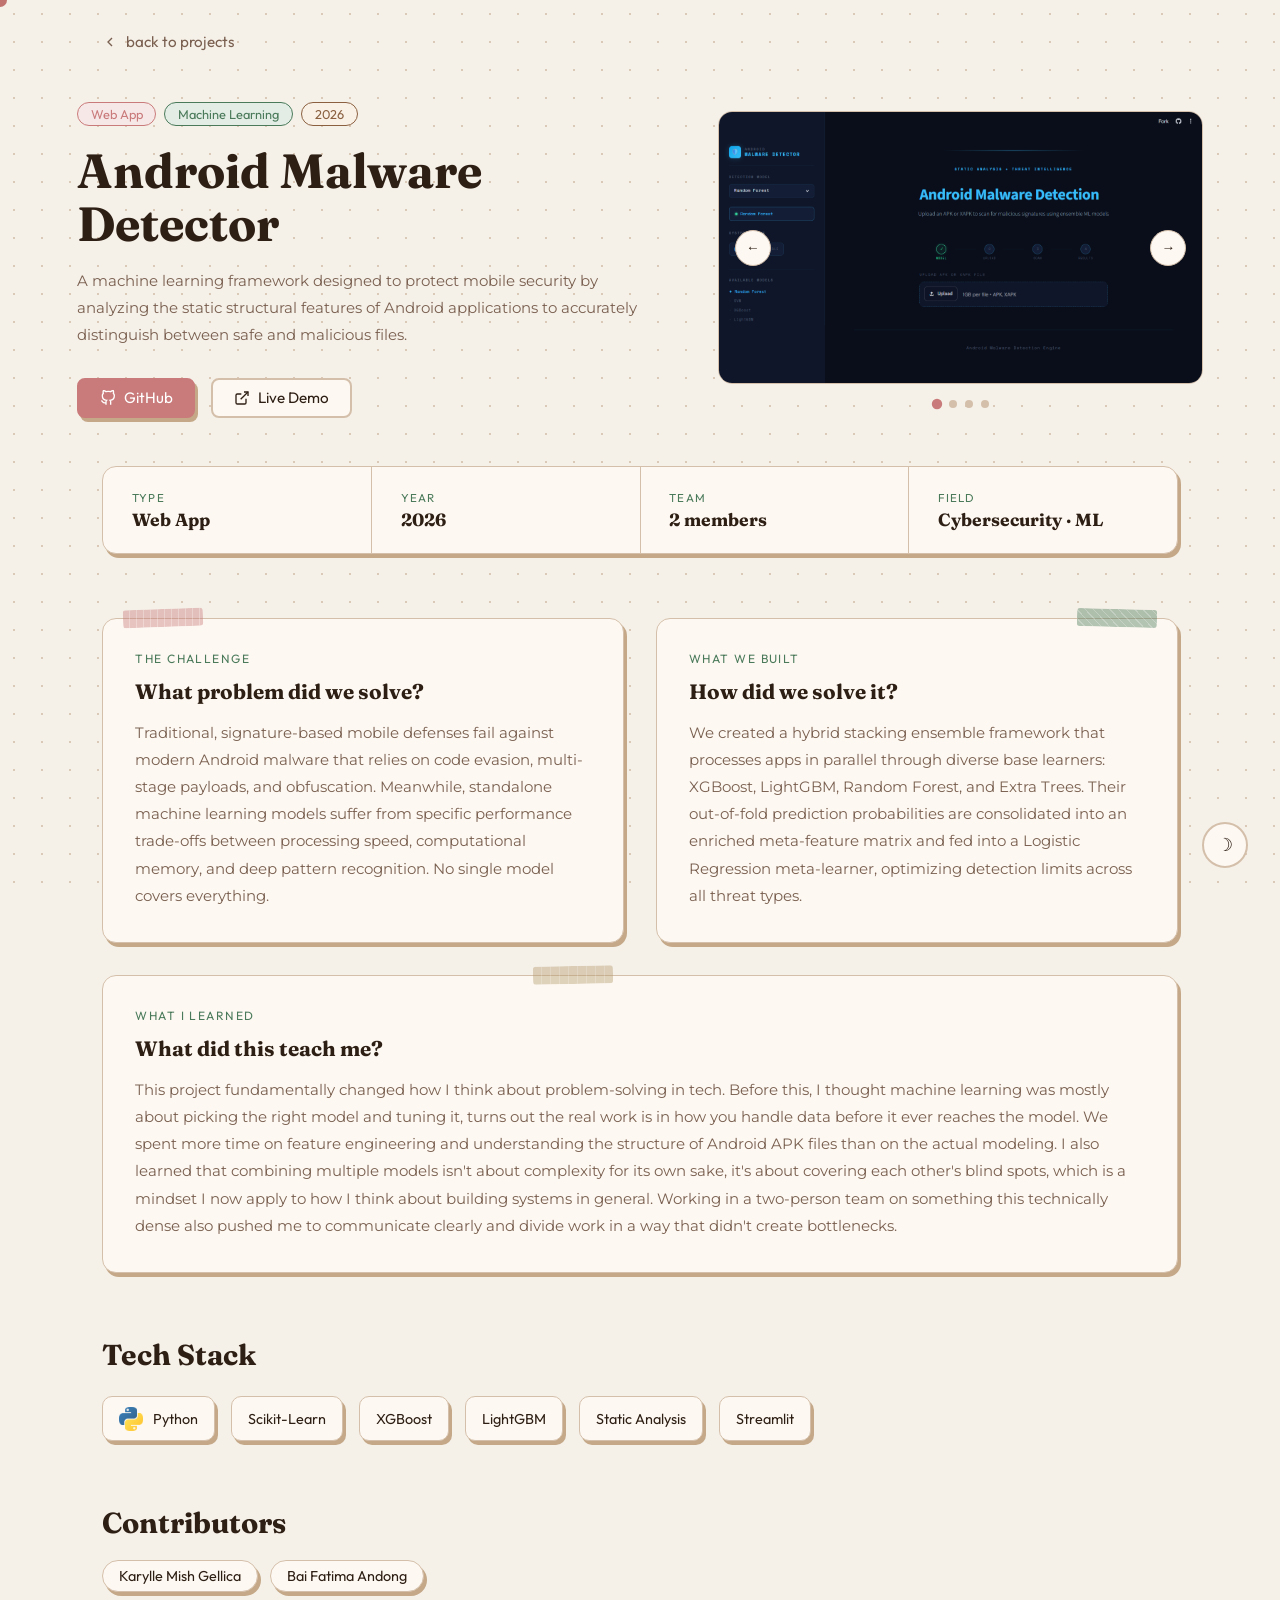
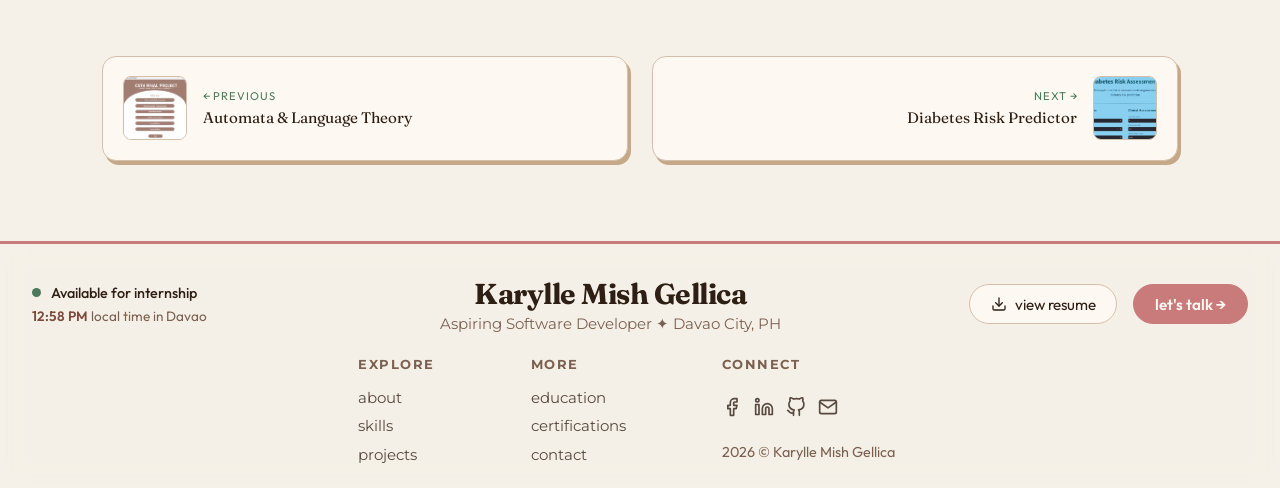
<file: projects/android-malware.html>
<!DOCTYPE html>
<html lang="en" data-theme="light">
<head>
  <meta charset="UTF-8" />
  <meta name="viewport" content="width=device-width, initial-scale=1.0" />
  <title>Android Malware Detector</title>
  <link rel="icon" type="image/jpeg" href="../assets/apple.png">
  <link rel="stylesheet" href="../css/project.css" />
</head>
<body>
  <div class="cursor" id="cursor"></div>
  <button class="theme-toggle" id="themeToggle"><span class="theme-icon">☽</span></button>

  <div class="project-page">

    <a href="../index.html#projects" class="back-btn">
      <svg viewBox="0 0 24 24" width="16" height="16" stroke="currentColor" stroke-width="2" fill="none"><polyline points="15 18 9 12 15 6"></polyline></svg>
      back to projects
    </a>

    <!-- HERO -->
    <div class="project-hero">
      <div class="project-hero-grid-wrapper">
        <div class="project-hero-inner">
          <div class="project-badge-row">
            <span class="project-badge">Web App</span>
            <span class="project-badge green">Machine Learning</span>
            <span class="project-badge brown">2026</span>
          </div>
          <h1>Android Malware Detector</h1>
          <p class="project-tagline">A machine learning framework designed to protect mobile security by analyzing the static structural features of Android applications to accurately distinguish between safe and malicious files.</p>
          <div class="project-hero-links">
            <a href="https://github.com/mishgellica/android-malware-detection" target="_blank" class="hero-link primary">
              <svg viewBox="0 0 24 24" width="16" height="16" stroke="currentColor" stroke-width="2" fill="none"><path d="M9 19c-5 1.5-5-2.5-7-3m14 6v-3.87a3.37 3.37 0 0 0-.94-2.61c3.14-.35 6.44-1.54 6.44-7A5.44 5.44 0 0 0 20 4.77 5.07 5.07 0 0 0 19.91 1S18.73.65 16 2.48a13.38 13.38 0 0 0-7 0C6.27.65 5.09 1 5.09 1A5.07 5.07 0 0 0 5 4.77a5.44 5.44 0 0 0-1.5 3.78c0 5.42 3.3 6.61 6.44 7A3.37 3.37 0 0 0 9 18.13V22"></path></svg>
              GitHub
            </a>
            <a href="https://finalcs20-nndwrqvt6tv7jgsh75bebc.streamlit.app/" target="_blank" class="hero-link secondary">
              <svg viewBox="0 0 24 24" width="16" height="16" stroke="currentColor" stroke-width="2" fill="none"><path d="M18 13v6a2 2 0 0 1-2 2H5a2 2 0 0 1-2-2V8a2 2 0 0 1 2-2h6"></path><polyline points="15 3 21 3 21 9"></polyline><line x1="10" y1="14" x2="21" y2="3"></line></svg>
              Live Demo
            </a>
          </div>
        </div>

        <!-- GALLERY -->
        <div class="gallery-section">
          <div class="gallery-wrap">
            <div class="gallery-track">
              <div class="gallery-slide"><img src="../assets/android/1.png" alt="Android Malware Detector Screenshot 1" /></div>
              <div class="gallery-slide"><img src="../assets/android/2.png" alt="Android Malware Detector Screenshot 2" /></div>
              <div class="gallery-slide"><img src="../assets/android/3.png" alt="Android Malware Detector Screenshot 3" /></div>
              <div class="gallery-slide"><img src="../assets/android/4.png" alt="Android Malware Detector Screenshot 4" /></div>
            </div>
            <button class="gallery-btn prev">&#8592;</button>
            <button class="gallery-btn next">&#8594;</button>
          </div>
          <div class="gallery-dots">
            <button class="gallery-dot active"></button>
            <button class="gallery-dot"></button>
            <button class="gallery-dot"></button>
            <button class="gallery-dot"></button>
          </div>
        </div>
      </div>
    </div>

    <!-- INFO STRIP -->
    <div class="info-strip">
      <div class="info-strip-item"><span class="info-strip-label">Type</span><span class="info-strip-value">Web App</span></div>
      <div class="info-strip-item"><span class="info-strip-label">Year</span><span class="info-strip-value">2026</span></div>
      <div class="info-strip-item"><span class="info-strip-label">Team</span><span class="info-strip-value">2 members</span></div>
      <div class="info-strip-item"><span class="info-strip-label">Field</span><span class="info-strip-value">Cybersecurity · ML</span></div>
    </div>

    <!-- STORY -->
    <div class="story-section">
      <div class="story-card">
        <div class="story-tape story-tape-1"></div>
        <div class="story-card-label">the challenge</div>
        <h3>What problem did we solve?</h3>
        <p>Traditional, signature-based mobile defenses fail against modern Android malware that relies on code evasion, multi-stage payloads, and obfuscation. Meanwhile, standalone machine learning models suffer from specific performance trade-offs between processing speed, computational memory, and deep pattern recognition. No single model covers everything.</p>
      </div>
      <div class="story-card">
        <div class="story-tape story-tape-2"></div>
        <div class="story-card-label">what we built</div>
        <h3>How did we solve it?</h3>
        <p>We created a hybrid stacking ensemble framework that processes apps in parallel through diverse base learners: XGBoost, LightGBM, Random Forest, and Extra Trees. Their out-of-fold prediction probabilities are consolidated into an enriched meta-feature matrix and fed into a Logistic Regression meta-learner, optimizing detection limits across all threat types.</p>
      </div>
      <div class="story-card full-width">
        <div class="story-tape story-tape-3"></div>
        <div class="story-card-label">what i learned</div>
        <h3>What did this teach me?</h3>
        <p>This project fundamentally changed how I think about problem-solving in tech. Before this, I thought machine learning was mostly about picking the right model and tuning it, turns out the real work is in how you handle data before it ever reaches the model. We spent more time on feature engineering and understanding the structure of Android APK files than on the actual modeling. I also learned that combining multiple models isn't about complexity for its own sake, it's about covering each other's blind spots, which is a mindset I now apply to how I think about building systems in general. Working in a two-person team on something this technically dense also pushed me to communicate clearly and divide work in a way that didn't create bottlenecks.</p>
      </div>
    </div>

    <!-- TECH STACK -->
    <div class="tech-section">
      <h2>Tech Stack</h2>
      <div class="tech-grid">
        <div class="tech-item"><img src="../assets/python.webp" alt="Python" />Python</div>
        <div class="tech-item">Scikit-Learn</div>
        <div class="tech-item">XGBoost</div>
        <div class="tech-item">LightGBM</div>
        <div class="tech-item">Static Analysis</div>
        <div class="tech-item">Streamlit</div>
      </div>
    </div>

    <!-- CONTRIBUTORS -->
    <div class="contributors-section">
      <h2>Contributors</h2>
      <div class="contributors-list">
        <span class="contributor-pill">Karylle Mish Gellica</span>
        <span class="contributor-pill">Bai Fatima Andong</span>
      </div>
    </div>

    <!-- PREV / NEXT -->
    <div class="project-nav">
      <a href="automata.html" class="project-nav-card">
        <div class="nav-card-img"><img src="../assets/automata.png" alt="Automata" /></div>
        <div><div class="nav-card-label">← previous</div><div class="nav-card-title">Automata & Language Theory</div></div>
      </a>
      <a href="diabetes-prediction.html" class="project-nav-card next-card">
        <div class="nav-card-img"><img src="../assets/diabetes.png" alt="Diabetes Predictor" /></div>
        <div><div class="nav-card-label">next →</div><div class="nav-card-title">Diabetes Risk Predictor</div></div>
      </a>
    </div>
  </div>
  <footer class="footer">
    <div class="footer-top">
      <div class="footer-status-group">
        <div class="footer-status">
          <span class="status-dot"></span>
          <span class="status-text">Available for internship</span>
        </div>
        <div class="footer-time">
          <span id="localTime">--:--</span> local time in Davao
        </div>
      </div>

      <div class="footer-brand">
        <p class="footer-logo">Karylle Mish Gellica</p>
        <p class="footer-tagline">Aspiring Software Developer ✦ Davao City, PH</p>
      </div>

      <div class="footer-cta">
        <a href="https://drive.google.com/file/d/1NTave8K-Vos0SkFgvq-3Cc53n_eAEqdY/view?usp=sharing" download class="footer-resume-btn">
          <svg viewBox="0 0 24 24" width="16" height="16" stroke="currentColor" stroke-width="2" fill="none" stroke-linecap="round" stroke-linejoin="round">
            <path d="M21 15v4a2 2 0 0 1-2 2H5a2 2 0 0 1-2-2v-4"></path>
            <polyline points="7 10 12 15 17 10"></polyline>
            <line x1="12" y1="15" x2="12" y2="3"></line>
          </svg>
          view resume
        </a>
        <a href="../index.html#contact" class="footer-cta-btn">let's talk →</a>
      </div>
    </div>

    <div class="footer-centered-grid">
      <div class="footer-nav-col">
        <span class="footer-nav-label">explore</span>
        <a href="../index.html#about">about</a>
        <a href="../index.html#skills">skills</a>
        <a href="../index.html#projects">projects</a>
      </div>

      <div class="footer-nav-col">
        <span class="footer-nav-label">more</span>
        <a href="../index.html#education">education</a>
        <a href="../index.html#certifications">certifications</a>
        <a href="../index.html#contact">contact</a>
      </div>

      <div class="footer-nav-col footer-connect-center">
        <span class="footer-nav-label">connect</span>
        <div class="footer-socials">
          <a href="https://www.facebook.com/kgellica/" target="_blank" rel="noopener noreferrer" class="social-link" aria-label="Facebook">
            <svg xmlns="http://www.w3.org/2000/svg" width="20" height="20" viewBox="0 0 24 24" fill="none" stroke="currentColor" stroke-width="2" stroke-linecap="round" stroke-linejoin="round"><path d="M18 2h-3a5 5 0 0 0-5 5v3H7v4h3v8h4v-8h3l1-4h-4V7a1 1 0 0 1 1-1h3z"/></svg>
          </a>
          <a href="https://www.linkedin.com/in/kgellica/" target="_blank" rel="noopener noreferrer" class="social-link" aria-label="LinkedIn">
            <svg xmlns="http://www.w3.org/2000/svg" width="20" height="20" viewBox="0 0 24 24" fill="none" stroke="currentColor" stroke-width="2" stroke-linecap="round" stroke-linejoin="round"><path d="M16 8a6 6 0 0 1 6 6v7h-4v-7a2 2 0 0 0-2-2 2 2 0 0 0-2 2v7h-4v-7a6 6 0 0 1 6-6z"/><rect x="2" y="9" width="4" height="12"/><circle cx="4" cy="4" r="2"/></svg>
          </a>
          <a href="https://github.com/mishgellica" target="_blank" rel="noopener noreferrer" class="social-link" aria-label="GitHub">
            <svg xmlns="http://www.w3.org/2000/svg" width="20" height="20" viewBox="0 0 24 24" fill="none" stroke="currentColor" stroke-width="2" stroke-linecap="round" stroke-linejoin="round"><path d="M9 19c-5 1.5-5-2.5-7-3m14 6v-3.87a3.37 3.37 0 0 0-.94-2.61c3.14-.35 6.44-1.54 6.44-7A5.44 5.44 0 0 0 20 4.77 5.07 5.07 0 0 0 19.91 1S18.73.65 16 2.48a13.38 13.38 0 0 0-7 0C6.27.65 5.09 1 5.09 1A5.07 5.07 0 0 0 5 4.77a5.44 5.44 0 0 0-1.5 3.78c0 5.42 3.3 6.61 6.44 7A3.37 3.37 0 0 0 9 18.13V22"/></svg>
          </a>
          <a href="mailto:mishgellica@gmail.com" class="social-link" aria-label="Email">
            <svg xmlns="http://www.w3.org/2000/svg" width="20" height="20" viewBox="0 0 24 24" fill="none" stroke="currentColor" stroke-width="2" stroke-linecap="round" stroke-linejoin="round"><path d="M4 4h16c1.1 0 2 .9 2 2v12c0 1.1-.9 2-2 2H4c-1.1 0-2-.9-2-2V6c0-1.1.9-2 2-2z"/><polyline points="22,6 12,13 2,6"/></svg>
          </a>
        </div>
        <p class="footer-copy-inline"><span id="fyear"></span> © Karylle Mish Gellica</p>
      </div>
    </div>
  </footer>
  <button id="backToTop" class="back-to-top" aria-label="Back to top">
    <svg xmlns="http://www.w3.org/2000/svg" width="24" height="24" viewBox="0 0 24 24" fill="none" stroke="currentColor" stroke-width="2.5" stroke-linecap="round" stroke-linejoin="round">
      <polyline points="18 15 12 9 6 15"></polyline>
    </svg>
  </button>
  <script src="../js/project.js"></script>
</body>
</html>
</file>
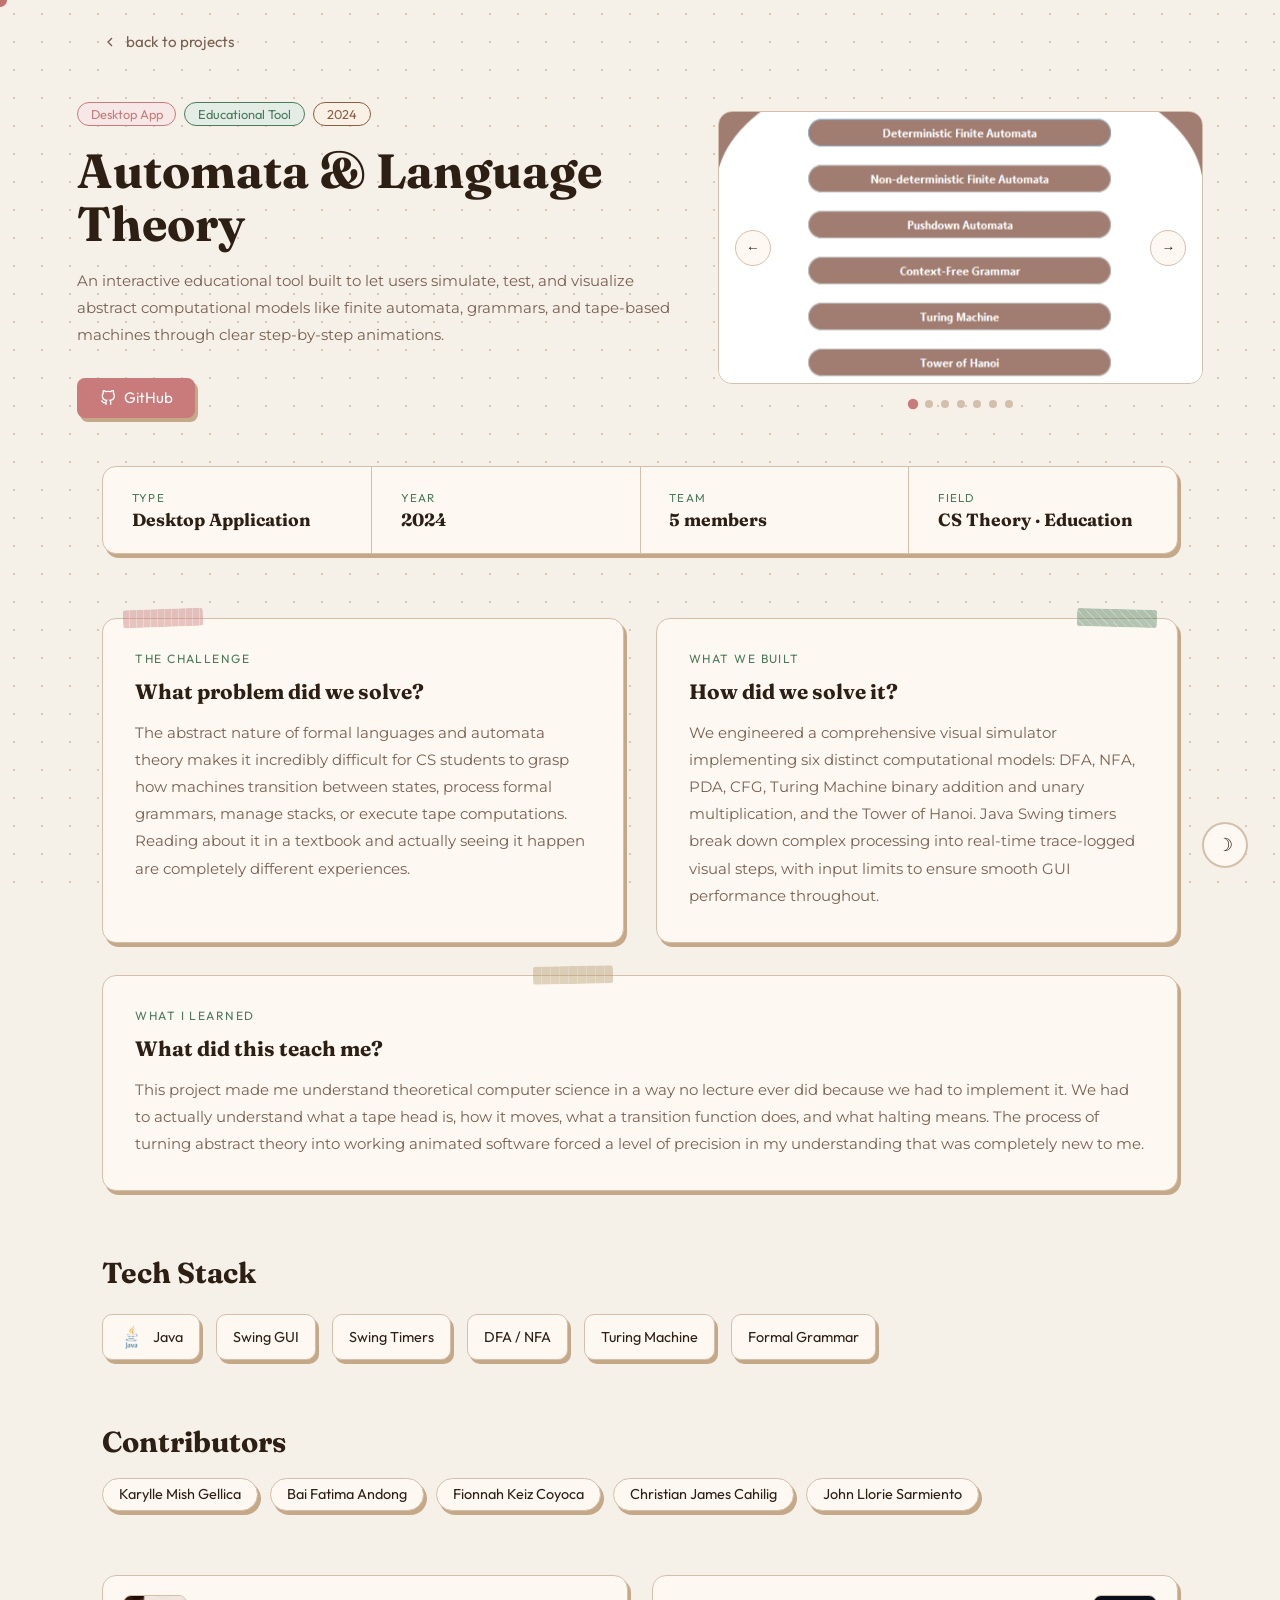
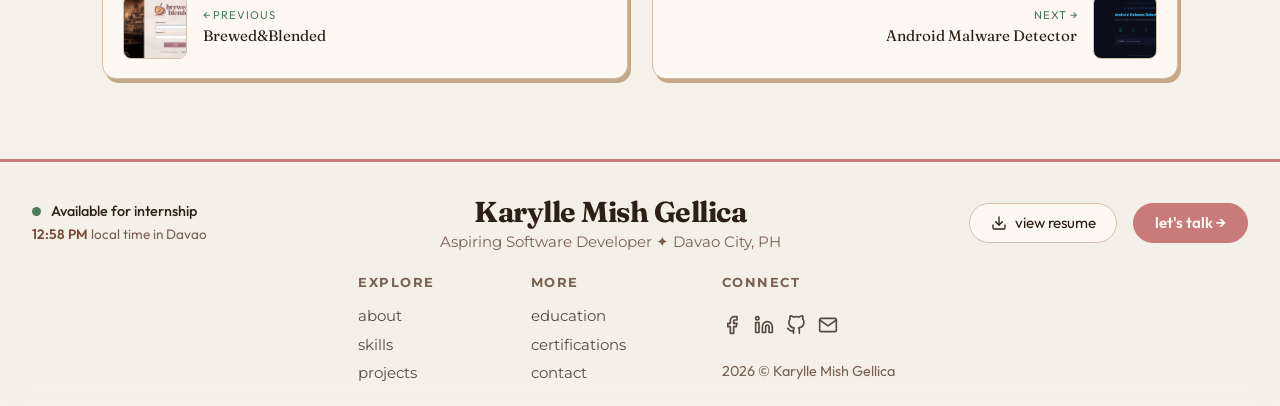
<file: projects/automata.html>
<!DOCTYPE html>
<html lang="en" data-theme="light">
<head>
  <meta charset="UTF-8" /><meta name="viewport" content="width=device-width, initial-scale=1.0" />
  <title>Automata & Language Theory</title>
  <link rel="icon" type="image/jpeg" href="../assets/apple.png">
  <link rel="stylesheet" href="../css/project.css" />
</head>
<body>
  <div class="cursor" id="cursor"></div>
  <button class="theme-toggle" id="themeToggle"><span class="theme-icon">☽</span></button>
  
  <div class="project-page">
    <a href="../index.html#projects" class="back-btn"><svg viewBox="0 0 24 24" width="16" height="16" stroke="currentColor" stroke-width="2" fill="none"><polyline points="15 18 9 12 15 6"></polyline></svg>back to projects</a>
    
    <div class="project-hero">
      <div class="project-hero-grid-wrapper">
        <div class="project-hero-inner">
          <div class="project-badge-row">
            <span class="project-badge">Desktop App</span>
            <span class="project-badge green">Educational Tool</span>
            <span class="project-badge brown">2024</span>
          </div>
          <h1>Automata & Language Theory</h1>
          <p class="project-tagline">An interactive educational tool built to let users simulate, test, and visualize 
            abstract computational models like finite automata, grammars, and tape-based machines through clear step-by-step animations.</p>
          <div class="project-hero-links">
            <a href="https://github.com/mishgellica/automata-language-theory" target="_blank" class="hero-link primary">
              <svg viewBox="0 0 24 24" width="16" height="16" stroke="currentColor" stroke-width="2" fill="none"><path d="M9 19c-5 1.5-5-2.5-7-3m14 6v-3.87a3.37 3.37 0 0 0-.94-2.61c3.14-.35 6.44-1.54 6.44-7A5.44 5.44 0 0 0 20 4.77 5.07 5.07 0 0 0 19.91 1S18.73.65 16 2.48a13.38 13.38 0 0 0-7 0C6.27.65 5.09 1 5.09 1A5.07 5.07 0 0 0 5 4.77a5.44 5.44 0 0 0-1.5 3.78c0 5.42 3.3 6.61 6.44 7A3.37 3.37 0 0 0 9 18.13V22"></path></svg>
              GitHub
            </a>
          </div>
        </div>
      
        <div class="gallery-section">
          <div class="gallery-wrap">
            <div class="gallery-track">
              <div class="gallery-slide"><img src="../assets/automata/1.png" alt="Automata Tool Screenshot 1" /></div>
              <div class="gallery-slide"><img src="../assets/automata/2.png" alt="Automata Tool Screenshot 2" /></div>
              <div class="gallery-slide"><img src="../assets/automata/3.png" alt="Automata Tool Screenshot 3" /></div>
              <div class="gallery-slide"><img src="../assets/automata/4.png" alt="Automata Tool Screenshot 4" /></div>
              <div class="gallery-slide"><img src="../assets/automata/5.png" alt="Automata Tool Screenshot 5" /></div>
              <div class="gallery-slide"><img src="../assets/automata/6.png" alt="Automata Tool Screenshot 6" /></div>
              <div class="gallery-slide"><img src="../assets/automata/7.png" alt="Automata Tool Screenshot 7" /></div>
            </div>
            <button class="gallery-btn prev">&#8592;</button>
            <button class="gallery-btn next">&#8594;</button>
          </div>
          <div class="gallery-dots">
            <button class="gallery-dot active"></button><button class="gallery-dot"></button>
            <button class="gallery-dot"></button><button class="gallery-dot"></button><button class="gallery-dot"></button>
            <button class="gallery-dot"></button><button class="gallery-dot"></button>
          </div>
        </div>
      </div>
    </div>
    
    <div class="info-strip">
      <div class="info-strip-item"><span class="info-strip-label">Type</span><span class="info-strip-value">Desktop Application</span></div>
      <div class="info-strip-item"><span class="info-strip-label">Year</span><span class="info-strip-value">2024</span></div>
      <div class="info-strip-item"><span class="info-strip-label">Team</span><span class="info-strip-value">5 members</span></div>
      <div class="info-strip-item"><span class="info-strip-label">Field</span><span class="info-strip-value">CS Theory · Education</span></div>
    </div>
    <div class="story-section">
      <div class="story-card">
        <div class="story-tape story-tape-1"></div>
        <div class="story-card-label">the challenge</div>
        <h3>What problem did we solve?</h3>
        <p>The abstract nature of formal languages and automata theory makes it incredibly difficult for
           CS students to grasp how machines transition between states, process formal grammars, manage stacks, 
           or execute tape computations. Reading about it in a textbook and actually seeing it happen are completely
            different experiences.</p>
      </div>
      <div class="story-card">
        <div class="story-tape story-tape-2"></div>
        <div class="story-card-label">what we built</div>
        <h3>How did we solve it?</h3>
        <p>We engineered a comprehensive visual simulator implementing six distinct computational models: 
          DFA, NFA, PDA, CFG, Turing Machine binary addition and unary multiplication, and the Tower of Hanoi. 
          Java Swing timers break down complex processing into real-time trace-logged visual steps, with input 
          limits to ensure smooth GUI performance throughout.</p>
      </div>
      <div class="story-card full-width">
        <div class="story-tape story-tape-3"></div>
        <div class="story-card-label">what i learned</div>
        <h3>What did this teach me?</h3>
        <p>This project made me understand theoretical computer science in a way no lecture ever did because we had to implement it.
          We had to actually understand what a tape head is, how it moves, what a transition function does, and what halting means. 
          The process of turning abstract theory into working 
          animated software forced a level of precision in my understanding that was completely new to me. 
      </div>
    </div>
    <div class="tech-section">
      <h2>Tech Stack</h2>
      <div class="tech-grid">
        <div class="tech-item"><img src="../assets/java.png" alt="Java" />Java</div>
        <div class="tech-item">Swing GUI</div>
        <div class="tech-item">Swing Timers</div>
        <div class="tech-item">DFA / NFA</div>
        <div class="tech-item">Turing Machine</div>
        <div class="tech-item">Formal Grammar</div>
      </div>
    </div>
    <div class="contributors-section">
      <h2>Contributors</h2>
      <div class="contributors-list">
        <span class="contributor-pill">Karylle Mish Gellica</span>
        <span class="contributor-pill">Bai Fatima Andong</span>
        <span class="contributor-pill">Fionnah Keiz Coyoca</span>
        <span class="contributor-pill">Christian James Cahilig</span>
        <span class="contributor-pill">John Llorie Sarmiento</span>
      </div>
    </div>
    <div class="project-nav">
      <a href="brewed-blended.html" class="project-nav-card">
        <div class="nav-card-img"><img src="../assets/brewedandblended.png" alt="Brewed and Blended" /></div>
        <div><div class="nav-card-label">← previous</div><div class="nav-card-title">Brewed&Blended</div></div>
      </a>
      <a href="android-malware.html" class="project-nav-card next-card">
        <div class="nav-card-img"><img src="../assets/android.png" alt="Android Malware" /></div>
        <div><div class="nav-card-label">next →</div><div class="nav-card-title">Android Malware Detector</div></div>
      </a>
    </div>
  </div>

  <footer class="footer">
    <div class="footer-top">
      <div class="footer-status-group">
        <div class="footer-status">
          <span class="status-dot"></span>
          <span class="status-text">Available for internship</span>
        </div>
        <div class="footer-time">
          <span id="localTime">--:--</span> local time in Davao
        </div>
      </div>

      <div class="footer-brand">
        <p class="footer-logo">Karylle Mish Gellica</p>
        <p class="footer-tagline">Aspiring Software Developer ✦ Davao City, PH</p>
      </div>

      <div class="footer-cta">
        <a href="https://drive.google.com/file/d/1NTave8K-Vos0SkFgvq-3Cc53n_eAEqdY/view?usp=sharing" download class="footer-resume-btn">
          <svg viewBox="0 0 24 24" width="16" height="16" stroke="currentColor" stroke-width="2" fill="none" stroke-linecap="round" stroke-linejoin="round">
            <path d="M21 15v4a2 2 0 0 1-2 2H5a2 2 0 0 1-2-2v-4"></path>
            <polyline points="7 10 12 15 17 10"></polyline>
            <line x1="12" y1="15" x2="12" y2="3"></line>
          </svg>
          view resume
        </a>
        <a href="../index.html#contact" class="footer-cta-btn">let's talk →</a>
      </div>
    </div>

    <div class="footer-centered-grid">
      <div class="footer-nav-col">
        <span class="footer-nav-label">explore</span>
        <a href="../index.html#about">about</a>
        <a href="../index.html#skills">skills</a>
        <a href="../index.html#projects">projects</a>
      </div>

      <div class="footer-nav-col">
        <span class="footer-nav-label">more</span>
        <a href="../index.html#education">education</a>
        <a href="../index.html#certifications">certifications</a>
        <a href="../index.html#contact">contact</a>
      </div>

      <div class="footer-nav-col footer-connect-center">
        <span class="footer-nav-label">connect</span>
        <div class="footer-socials">
          <a href="https://www.facebook.com/kgellica/" target="_blank" rel="noopener noreferrer" class="social-link" aria-label="Facebook">
            <svg xmlns="http://www.w3.org/2000/svg" width="20" height="20" viewBox="0 0 24 24" fill="none" stroke="currentColor" stroke-width="2" stroke-linecap="round" stroke-linejoin="round"><path d="M18 2h-3a5 5 0 0 0-5 5v3H7v4h3v8h4v-8h3l1-4h-4V7a1 1 0 0 1 1-1h3z"/></svg>
          </a>
          <a href="https://www.linkedin.com/in/kgellica/" target="_blank" rel="noopener noreferrer" class="social-link" aria-label="LinkedIn">
            <svg xmlns="http://www.w3.org/2000/svg" width="20" height="20" viewBox="0 0 24 24" fill="none" stroke="currentColor" stroke-width="2" stroke-linecap="round" stroke-linejoin="round"><path d="M16 8a6 6 0 0 1 6 6v7h-4v-7a2 2 0 0 0-2-2 2 2 0 0 0-2 2v7h-4v-7a6 6 0 0 1 6-6z"/><rect x="2" y="9" width="4" height="12"/><circle cx="4" cy="4" r="2"/></svg>
          </a>
          <a href="https://github.com/mishgellica" target="_blank" rel="noopener noreferrer" class="social-link" aria-label="GitHub">
            <svg xmlns="http://www.w3.org/2000/svg" width="20" height="20" viewBox="0 0 24 24" fill="none" stroke="currentColor" stroke-width="2" stroke-linecap="round" stroke-linejoin="round"><path d="M9 19c-5 1.5-5-2.5-7-3m14 6v-3.87a3.37 3.37 0 0 0-.94-2.61c3.14-.35 6.44-1.54 6.44-7A5.44 5.44 0 0 0 20 4.77 5.07 5.07 0 0 0 19.91 1S18.73.65 16 2.48a13.38 13.38 0 0 0-7 0C6.27.65 5.09 1 5.09 1A5.07 5.07 0 0 0 5 4.77a5.44 5.44 0 0 0-1.5 3.78c0 5.42 3.3 6.61 6.44 7A3.37 3.37 0 0 0 9 18.13V22"/></svg>
          </a>
          <a href="mailto:mishgellica@gmail.com" class="social-link" aria-label="Email">
            <svg xmlns="http://www.w3.org/2000/svg" width="20" height="20" viewBox="0 0 24 24" fill="none" stroke="currentColor" stroke-width="2" stroke-linecap="round" stroke-linejoin="round"><path d="M4 4h16c1.1 0 2 .9 2 2v12c0 1.1-.9 2-2 2H4c-1.1 0-2-.9-2-2V6c0-1.1.9-2 2-2z"/><polyline points="22,6 12,13 2,6"/></svg>
          </a>
        </div>
        <p class="footer-copy-inline"><span id="fyear"></span> © Karylle Mish Gellica</p>
      </div>
    </div>
  </footer>
  <button id="backToTop" class="back-to-top" aria-label="Back to top">
    <svg xmlns="http://www.w3.org/2000/svg" width="24" height="24" viewBox="0 0 24 24" fill="none" stroke="currentColor" stroke-width="2.5" stroke-linecap="round" stroke-linejoin="round">
      <polyline points="18 15 12 9 6 15"></polyline>
    </svg>
  </button>
  <script src="../js/project.js"></script>
</body>
</html>
</file>
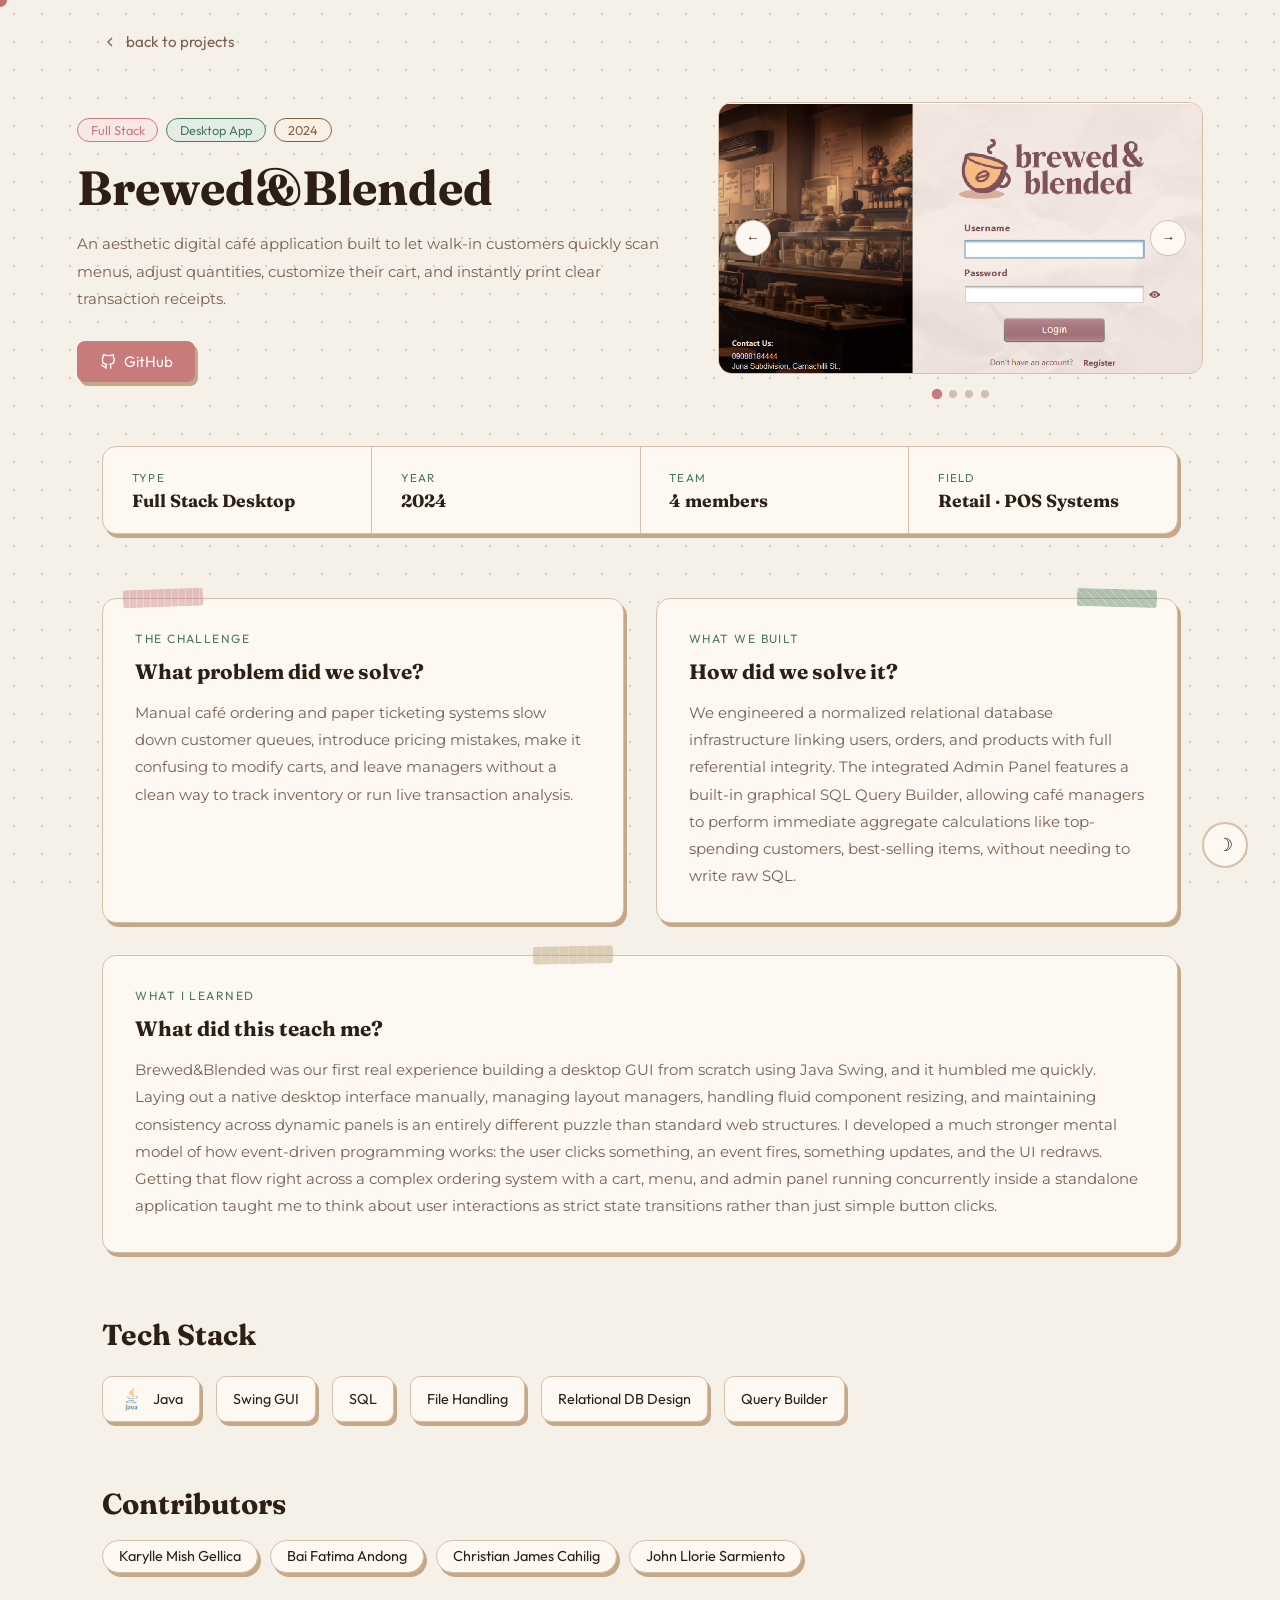
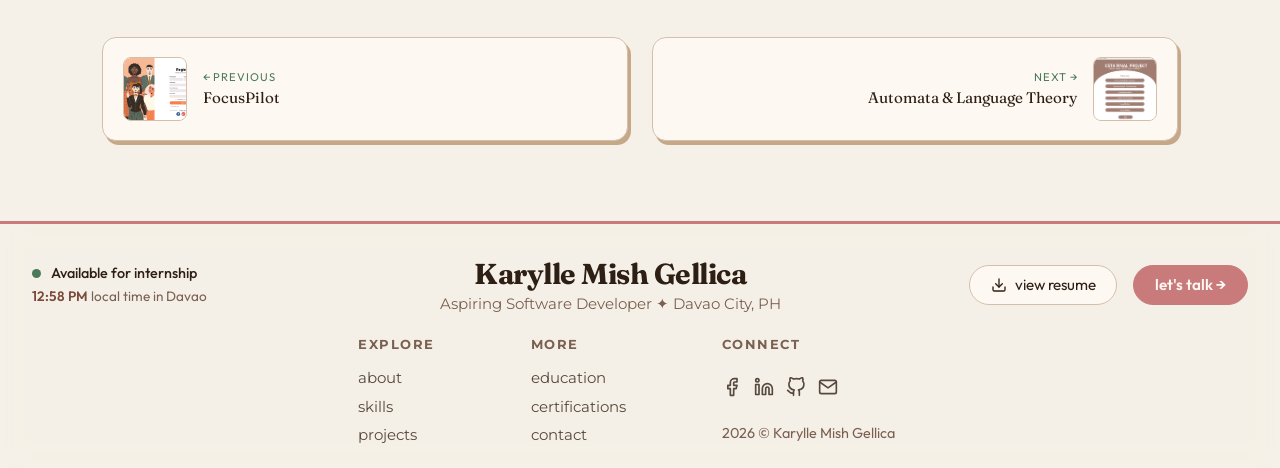
<file: projects/brewed-blended.html>
<!DOCTYPE html>
<html lang="en" data-theme="light">
<head>
  <meta charset="UTF-8" /><meta name="viewport" content="width=device-width, initial-scale=1.0" />
  <title>Brewed&Blended</title>
  <link rel="icon" type="image/jpeg" href="../assets/apple.png">
  <link rel="stylesheet" href="../css/project.css" />
</head>
<body>
  <div class="cursor" id="cursor"></div>
  <button class="theme-toggle" id="themeToggle"><span class="theme-icon">☽</span></button>
  
  <div class="project-page">
    <a href="../index.html#projects" class="back-btn"><svg viewBox="0 0 24 24" width="16" height="16" stroke="currentColor" stroke-width="2" fill="none"><polyline points="15 18 9 12 15 6"></polyline></svg>back to projects</a>
    
    <div class="project-hero">
      <div class="project-hero-grid-wrapper">
        <div class="project-hero-inner">
          <div class="project-badge-row">
            <span class="project-badge">Full Stack</span>
            <span class="project-badge green">Desktop App</span>
            <span class="project-badge brown">2024</span>
          </div>
          <h1>Brewed&Blended</h1>
          <p class="project-tagline">An aesthetic digital café application built to let walk-in customers quickly scan menus, 
            adjust quantities, customize their cart, and instantly print clear transaction receipts.</p>
          <div class="project-hero-links">
            <a href="https://github.com/mishgellica/brewed-and-blended" target="_blank" class="hero-link primary">
              <svg viewBox="0 0 24 24" width="16" height="16" stroke="currentColor" stroke-width="2" fill="none"><path d="M9 19c-5 1.5-5-2.5-7-3m14 6v-3.87a3.37 3.37 0 0 0-.94-2.61c3.14-.35 6.44-1.54 6.44-7A5.44 5.44 0 0 0 20 4.77 5.07 5.07 0 0 0 19.91 1S18.73.65 16 2.48a13.38 13.38 0 0 0-7 0C6.27.65 5.09 1 5.09 1A5.07 5.07 0 0 0 5 4.77a5.44 5.44 0 0 0-1.5 3.78c0 5.42 3.3 6.61 6.44 7A3.37 3.37 0 0 0 9 18.13V22"></path></svg>
              GitHub
            </a>
          </div>
        </div>

        <div class="gallery-section">
          <div class="gallery-wrap">
            <div class="gallery-track">
              <div class="gallery-slide"><img src="../assets/brewedandblended/1.png" alt="Brewed&Blended Screenshot 1" /></div>
              <div class="gallery-slide"><img src="../assets/brewedandblended/2.png" alt="Brewed&Blended Screenshot 2" /></div>
              <div class="gallery-slide"><img src="../assets/brewedandblended/3.png" alt="Brewed&Blended Screenshot 3" /></div>
              <div class="gallery-slide"><img src="../assets/brewedandblended/4.png" alt="Brewed&Blended Screenshot 4" /></div>
            </div>
            <button class="gallery-btn prev">&#8592;</button>
            <button class="gallery-btn next">&#8594;</button>
          </div>
          <div class="gallery-dots">
            <button class="gallery-dot active"></button>
            <button class="gallery-dot"></button>
            <button class="gallery-dot"></button>
            <button class="gallery-dot"></button>
          </div>
        </div>
      </div>
    </div>
    
    <div class="info-strip">
      <div class="info-strip-item"><span class="info-strip-label">Type</span><span class="info-strip-value">Full Stack Desktop</span></div>
      <div class="info-strip-item"><span class="info-strip-label">Year</span><span class="info-strip-value">2024</span></div>
      <div class="info-strip-item"><span class="info-strip-label">Team</span><span class="info-strip-value">4 members</span></div>
      <div class="info-strip-item"><span class="info-strip-label">Field</span><span class="info-strip-value">Retail · POS Systems</span></div>
    </div>
    <div class="story-section">
      <div class="story-card">
        <div class="story-tape story-tape-1"></div>
        <div class="story-card-label">the challenge</div>
        <h3>What problem did we solve?</h3>
        <p>Manual café ordering and paper ticketing systems slow down customer queues, introduce pricing mistakes, make it 
          confusing to modify carts, and leave managers without a clean way to track inventory or run live transaction analysis. </p>
      </div>
      <div class="story-card">
        <div class="story-tape story-tape-2"></div>
        <div class="story-card-label">what we built</div>
        <h3>How did we solve it?</h3>
        <p>We engineered a normalized relational database infrastructure linking users, orders, and products with full referential integrity.
          The integrated Admin Panel features a built-in graphical SQL Query Builder, allowing café managers to 
          perform immediate aggregate calculations like top-spending customers, best-selling items, without needing to write raw SQL.</p>
      </div>
      <div class="story-card full-width">
        <div class="story-tape story-tape-3"></div>
        <div class="story-card-label">what i learned</div>
        <h3>What did this teach me?</h3>
        <p>Brewed&Blended was our first real experience building a desktop GUI from scratch using Java Swing, and it humbled me quickly. 
        Laying out a native desktop interface manually, managing layout managers, handling fluid component resizing, and maintaining 
        consistency across dynamic panels is an entirely different puzzle than standard web structures. I developed a much stronger 
        mental model of how event-driven programming works: the user clicks something, an event fires, something updates, and the UI 
        redraws. Getting that flow right across a complex ordering system with a cart, menu, and admin panel running concurrently inside 
        a standalone application taught me to think about user interactions as strict state transitions rather than just simple button clicks. </p>
      </div>
    </div>
 
    <div class="tech-section">
      <h2>Tech Stack</h2>
      <div class="tech-grid">
        <div class="tech-item"><img src="../assets/java.png" alt="Java" />Java</div>
        <div class="tech-item">Swing GUI</div>
        <div class="tech-item">SQL</div>
        <div class="tech-item">File Handling</div>
        <div class="tech-item">Relational DB Design</div>
        <div class="tech-item">Query Builder</div>
      </div>
    </div>
 
    <div class="contributors-section">
      <h2>Contributors</h2>
      <div class="contributors-list">
        <span class="contributor-pill">Karylle Mish Gellica</span>
        <span class="contributor-pill">Bai Fatima Andong</span>
        <span class="contributor-pill">Christian James Cahilig</span>
        <span class="contributor-pill">John Llorie Sarmiento</span>
      </div>
    </div>
 
    <div class="project-nav">
      <a href="focuspilot.html" class="project-nav-card">
        <div class="nav-card-img"><img src="../assets/adhd.png" alt="FocusPilot" /></div>
        <div><div class="nav-card-label">← previous</div><div class="nav-card-title">FocusPilot</div></div>
      </a>
      <a href="automata.html" class="project-nav-card next-card">
        <div class="nav-card-img"><img src="../assets/automata.png" alt="Automata" /></div>
        <div><div class="nav-card-label">next →</div><div class="nav-card-title">Automata & Language Theory</div></div>
      </a>
    </div>
  </div>

  <footer class="footer">
    <div class="footer-top">
      <div class="footer-status-group">
        <div class="footer-status">
          <span class="status-dot"></span>
          <span class="status-text">Available for internship</span>
        </div>
        <div class="footer-time">
          <span id="localTime">--:--</span> local time in Davao
        </div>
      </div>

      <div class="footer-brand">
        <p class="footer-logo">Karylle Mish Gellica</p>
        <p class="footer-tagline">Aspiring Software Developer ✦ Davao City, PH</p>
      </div>

      <div class="footer-cta">
        <a href="https://drive.google.com/file/d/1NTave8K-Vos0SkFgvq-3Cc53n_eAEqdY/view?usp=sharing" download class="footer-resume-btn">
          <svg viewBox="0 0 24 24" width="16" height="16" stroke="currentColor" stroke-width="2" fill="none" stroke-linecap="round" stroke-linejoin="round">
            <path d="M21 15v4a2 2 0 0 1-2 2H5a2 2 0 0 1-2-2v-4"></path>
            <polyline points="7 10 12 15 17 10"></polyline>
            <line x1="12" y1="15" x2="12" y2="3"></line>
          </svg>
          view resume
        </a>
        <a href="../index.html#contact" class="footer-cta-btn">let's talk →</a>
      </div>
    </div>

    <div class="footer-centered-grid">
      <div class="footer-nav-col">
        <span class="footer-nav-label">explore</span>
        <a href="../index.html#about">about</a>
        <a href="../index.html#skills">skills</a>
        <a href="../index.html#projects">projects</a>
      </div>

      <div class="footer-nav-col">
        <span class="footer-nav-label">more</span>
        <a href="../index.html#education">education</a>
        <a href="../index.html#certifications">certifications</a>
        <a href="../index.html#contact">contact</a>
      </div>

      <div class="footer-nav-col footer-connect-center">
        <span class="footer-nav-label">connect</span>
        <div class="footer-socials">
          <a href="https://www.facebook.com/kgellica/" target="_blank" rel="noopener noreferrer" class="social-link" aria-label="Facebook">
            <svg xmlns="http://www.w3.org/2000/svg" width="20" height="20" viewBox="0 0 24 24" fill="none" stroke="currentColor" stroke-width="2" stroke-linecap="round" stroke-linejoin="round"><path d="M18 2h-3a5 5 0 0 0-5 5v3H7v4h3v8h4v-8h3l1-4h-4V7a1 1 0 0 1 1-1h3z"/></svg>
          </a>
          <a href="https://www.linkedin.com/in/kgellica/" target="_blank" rel="noopener noreferrer" class="social-link" aria-label="LinkedIn">
            <svg xmlns="http://www.w3.org/2000/svg" width="20" height="20" viewBox="0 0 24 24" fill="none" stroke="currentColor" stroke-width="2" stroke-linecap="round" stroke-linejoin="round"><path d="M16 8a6 6 0 0 1 6 6v7h-4v-7a2 2 0 0 0-2-2 2 2 0 0 0-2 2v7h-4v-7a6 6 0 0 1 6-6z"/><rect x="2" y="9" width="4" height="12"/><circle cx="4" cy="4" r="2"/></svg>
          </a>
          <a href="https://github.com/mishgellica" target="_blank" rel="noopener noreferrer" class="social-link" aria-label="GitHub">
            <svg xmlns="http://www.w3.org/2000/svg" width="20" height="20" viewBox="0 0 24 24" fill="none" stroke="currentColor" stroke-width="2" stroke-linecap="round" stroke-linejoin="round"><path d="M9 19c-5 1.5-5-2.5-7-3m14 6v-3.87a3.37 3.37 0 0 0-.94-2.61c3.14-.35 6.44-1.54 6.44-7A5.44 5.44 0 0 0 20 4.77 5.07 5.07 0 0 0 19.91 1S18.73.65 16 2.48a13.38 13.38 0 0 0-7 0C6.27.65 5.09 1 5.09 1A5.07 5.07 0 0 0 5 4.77a5.44 5.44 0 0 0-1.5 3.78c0 5.42 3.3 6.61 6.44 7A3.37 3.37 0 0 0 9 18.13V22"/></svg>
          </a>
          <a href="mailto:mishgellica@gmail.com" class="social-link" aria-label="Email">
            <svg xmlns="http://www.w3.org/2000/svg" width="20" height="20" viewBox="0 0 24 24" fill="none" stroke="currentColor" stroke-width="2" stroke-linecap="round" stroke-linejoin="round"><path d="M4 4h16c1.1 0 2 .9 2 2v12c0 1.1-.9 2-2 2H4c-1.1 0-2-.9-2-2V6c0-1.1.9-2 2-2z"/><polyline points="22,6 12,13 2,6"/></svg>
          </a>
        </div>
        <p class="footer-copy-inline"><span id="fyear"></span> © Karylle Mish Gellica</p>
      </div>
    </div>
  </footer>
  <button id="backToTop" class="back-to-top" aria-label="Back to top">
    <svg xmlns="http://www.w3.org/2000/svg" width="24" height="24" viewBox="0 0 24 24" fill="none" stroke="currentColor" stroke-width="2.5" stroke-linecap="round" stroke-linejoin="round">
      <polyline points="18 15 12 9 6 15"></polyline>
    </svg>
  </button>
  <script src="../js/project.js"></script>
</body>
</html>
</file>
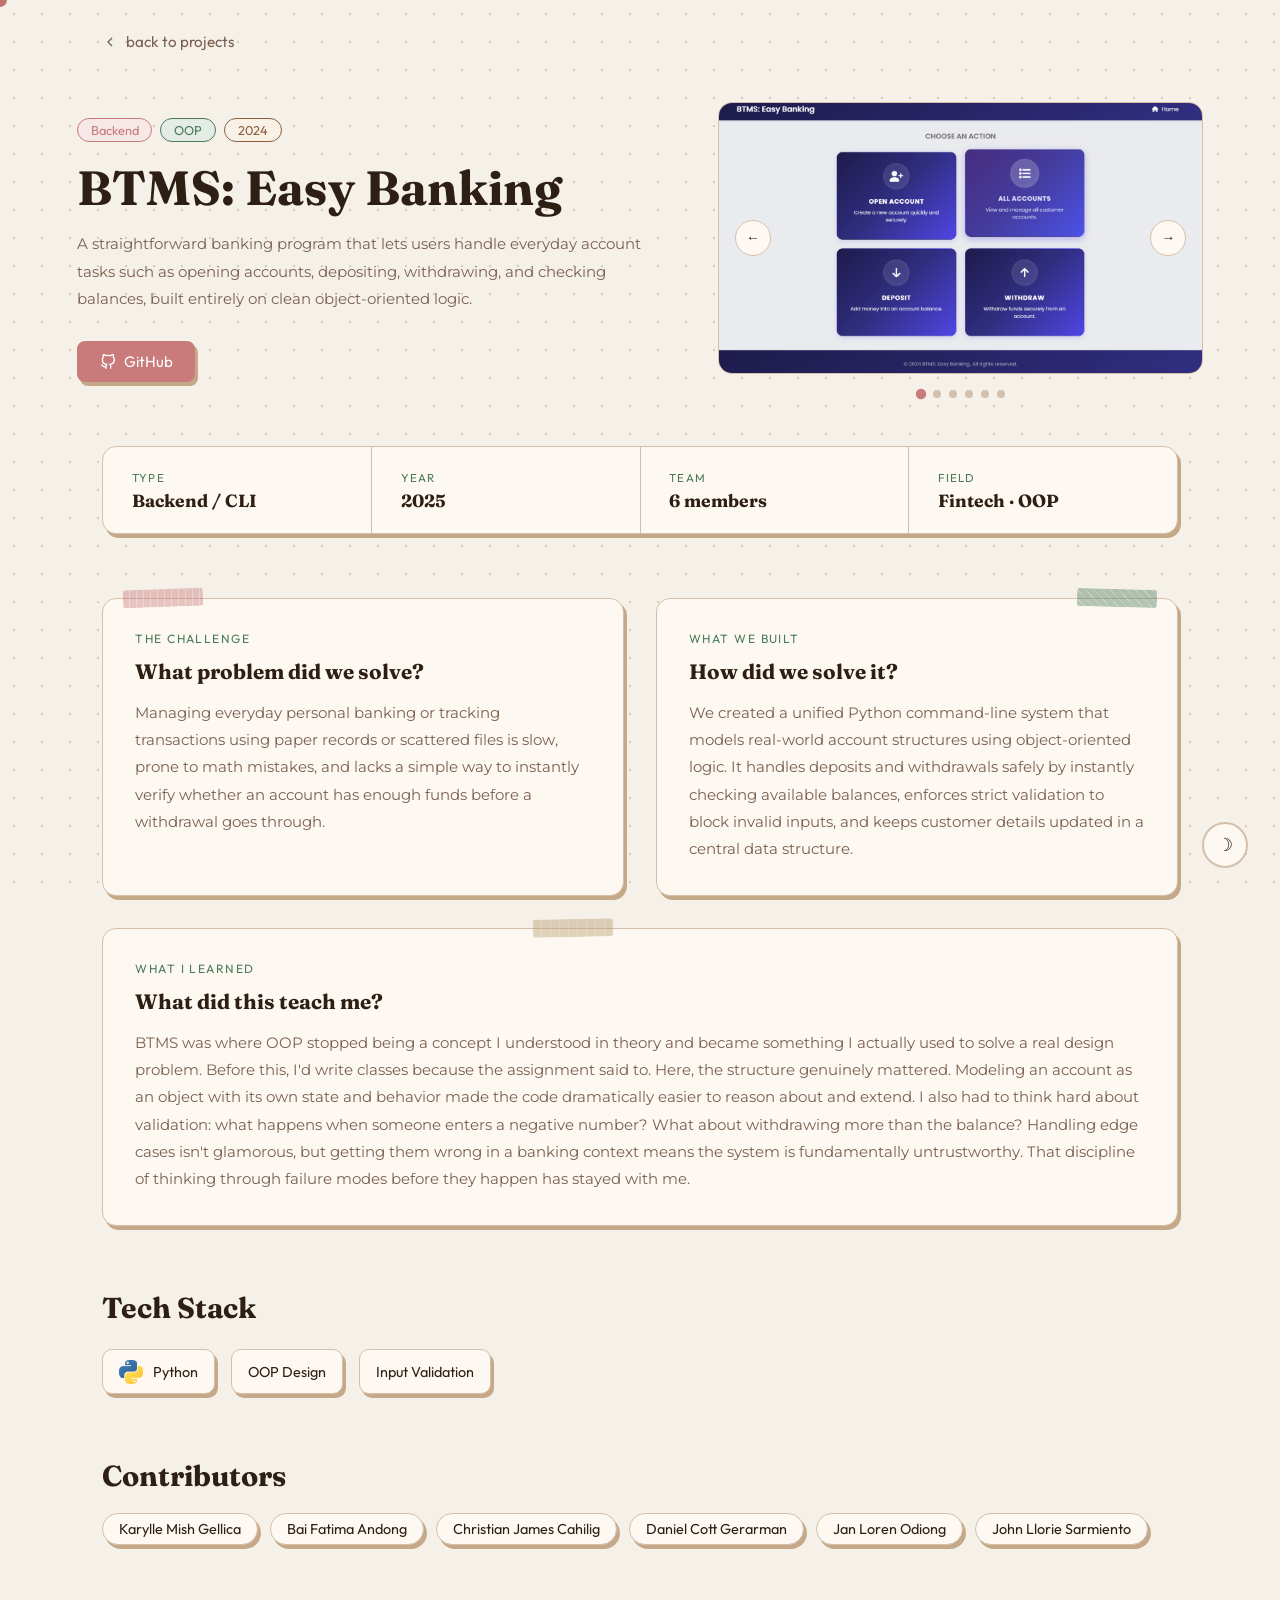
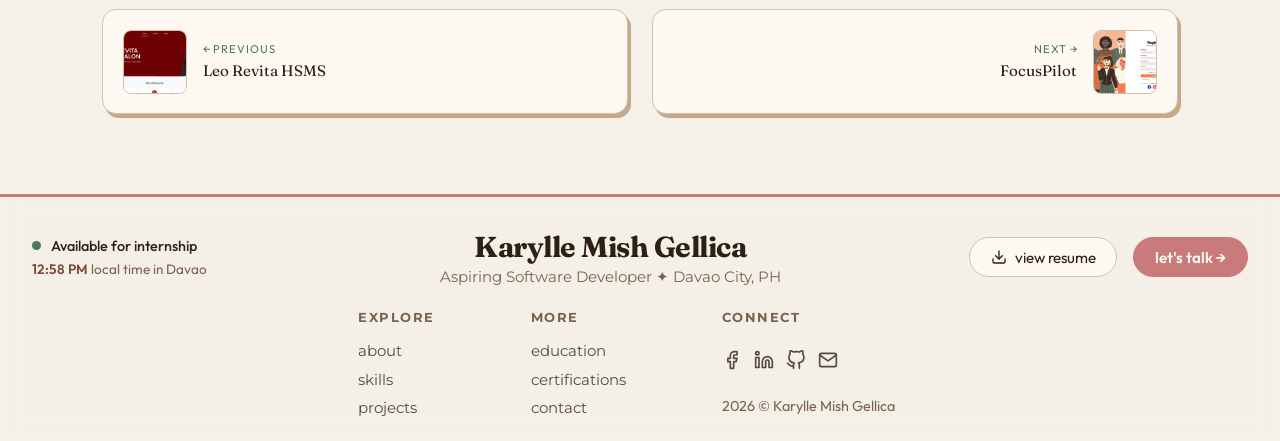
<file: projects/btms.html>
<!DOCTYPE html>
<html lang="en" data-theme="light">
<head>
  <meta charset="UTF-8" /><meta name="viewport" content="width=device-width, initial-scale=1.0" />
  <title>BTMS: Easy Banking</title>
  <link rel="icon" type="image/jpeg" href="../assets/apple.png">
  <link rel="stylesheet" href="../css/project.css" />
</head>
<body>
  <div class="cursor" id="cursor"></div>
  <button class="theme-toggle" id="themeToggle"><span class="theme-icon">☽</span></button>
  
  <div class="project-page">
    <a href="../index.html#projects" class="back-btn"><svg viewBox="0 0 24 24" width="16" height="16" stroke="currentColor" stroke-width="2" fill="none"><polyline points="15 18 9 12 15 6"></polyline></svg>back to projects</a>
    
    <div class="project-hero">
      <div class="project-hero-grid-wrapper">
        <div class="project-hero-inner">
          <div class="project-badge-row">
            <span class="project-badge">Backend</span>
            <span class="project-badge green">OOP</span>
            <span class="project-badge brown">2024</span>
          </div>
          <h1>BTMS: Easy Banking</h1>
          <p class="project-tagline">A straightforward banking program that lets users handle everyday account tasks such as opening accounts, 
            depositing, withdrawing, and checking balances, built entirely on clean object-oriented logic.</p>
          <div class="project-hero-links">
            <a href="https://github.com/mishgellica/btms" target="_blank" class="hero-link primary">
              <svg viewBox="0 0 24 24" width="16" height="16" stroke="currentColor" stroke-width="2" fill="none"><path d="M9 19c-5 1.5-5-2.5-7-3m14 6v-3.87a3.37 3.37 0 0 0-.94-2.61c3.14-.35 6.44-1.54 6.44-7A5.44 5.44 0 0 0 20 4.77 5.07 5.07 0 0 0 19.91 1S18.73.65 16 2.48a13.38 13.38 0 0 0-7 0C6.27.65 5.09 1 5.09 1A5.07 5.07 0 0 0 5 4.77a5.44 5.44 0 0 0-1.5 3.78c0 5.42 3.3 6.61 6.44 7A3.37 3.37 0 0 0 9 18.13V22"></path></svg>
              GitHub
            </a>
          </div>
        </div>

        <div class="gallery-section">
          <div class="gallery-wrap">
            <div class="gallery-track">
              <div class="gallery-slide"><img src="../assets/btms/1.png" alt="BTMS Screenshot 1" /></div>
              <div class="gallery-slide"><img src="../assets/btms/2.png" alt="BTMS Screenshot 2" /></div>
              <div class="gallery-slide"><img src="../assets/btms/3.png" alt="BTMS Screenshot 3" /></div>
              <div class="gallery-slide"><img src="../assets/btms/4.png" alt="BTMS Screenshot 4" /></div>
              <div class="gallery-slide"><img src="../assets/btms/5.png" alt="BTMS Screenshot 5" /></div>
              <div class="gallery-slide"><img src="../assets/btms/6.png" alt="BTMS Screenshot 6" /></div>
            </div>
            <button class="gallery-btn prev">&#8592;</button>
            <button class="gallery-btn next">&#8594;</button>
          </div>
          <div class="gallery-dots">
            <button class="gallery-dot active"></button>
            <button class="gallery-dot"></button>
            <button class="gallery-dot"></button>
            <button class="gallery-dot"></button>
            <button class="gallery-dot"></button>
            <button class="gallery-dot"></button>
          </div>
        </div>
      </div> 
    </div>

    <div class="info-strip">
      <div class="info-strip-item"><span class="info-strip-label">Type</span><span class="info-strip-value">Backend / CLI</span></div>
      <div class="info-strip-item"><span class="info-strip-label">Year</span><span class="info-strip-value">2025</span></div>
      <div class="info-strip-item"><span class="info-strip-label">Team</span><span class="info-strip-value">6 members</span></div>
      <div class="info-strip-item"><span class="info-strip-label">Field</span><span class="info-strip-value">Fintech · OOP</span></div>
    </div>
    <div class="story-section">
      <div class="story-card">
        <div class="story-tape story-tape-1"></div>
        <div class="story-card-label">the challenge</div>
        <h3>What problem did we solve?</h3>
        <p>Managing everyday personal banking or tracking transactions using paper records or scattered files is slow, prone to math mistakes, 
          and lacks a simple way to instantly verify whether an account has enough funds before a withdrawal goes through.</p>
      </div>
      <div class="story-card">
        <div class="story-tape story-tape-2"></div>
        <div class="story-card-label">what we built</div>
        <h3>How did we solve it?</h3>
        <p>We created a unified Python command-line system that models real-world account structures using 
          object-oriented logic. It handles deposits and withdrawals safely by instantly checking available balances, 
          enforces strict validation to block invalid inputs, and keeps customer details updated in a central data structure.</p>
      </div>
      <div class="story-card full-width">
        <div class="story-tape story-tape-3"></div>
        <div class="story-card-label">what i learned</div>
        <h3>What did this teach me?</h3>
        <p>BTMS was where OOP stopped being a concept I understood in theory and became something I actually used to solve a 
          real design problem. Before this, I'd write classes because the assignment said to. Here, the structure genuinely 
          mattered. Modeling an account as an object with its own state and behavior made the code dramatically easier to 
          reason about and extend. I also had to think hard about validation: what happens when someone enters a negative number? 
          What about withdrawing more than the balance? Handling edge cases isn't glamorous, but getting them wrong in a 
          banking context means the system is fundamentally untrustworthy. That discipline of thinking through failure modes
          before they happen has stayed with me.</p>
      </div>
    </div>
 
    <div class="tech-section">
      <h2>Tech Stack</h2>
      <div class="tech-grid">
        <div class="tech-item"><img src="../assets/python.webp" alt="Python" />Python</div>
        <div class="tech-item">OOP Design</div>
        <div class="tech-item">Input Validation</div>
      </div>
    </div>
 
    <div class="contributors-section">
      <h2>Contributors</h2>
      <div class="contributors-list">
        <span class="contributor-pill">Karylle Mish Gellica</span>
        <span class="contributor-pill">Bai Fatima Andong</span>
        <span class="contributor-pill">Christian James Cahilig</span>
        <span class="contributor-pill">Daniel Cott Gerarman</span>
        <span class="contributor-pill">Jan Loren Odiong</span>
        <span class="contributor-pill">John Llorie Sarmiento</span>
      </div>
    </div>
 
    <div class="project-nav">
      <a href="leo-revita.html" class="project-nav-card">
        <div class="nav-card-img"><img src="../assets/leorevita.png" alt="Leo Revita" /></div>
        <div><div class="nav-card-label">← previous</div><div class="nav-card-title">Leo Revita HSMS</div></div>
      </a>
      <a href="focuspilot.html" class="project-nav-card next-card">
        <div class="nav-card-img"><img src="../assets/adhd.png" alt="FocusPilot" /></div>
        <div><div class="nav-card-label">next →</div><div class="nav-card-title">FocusPilot</div></div>
      </a>
    </div>
  </div>
  <footer class="footer">
    <div class="footer-top">
      <div class="footer-status-group">
        <div class="footer-status">
          <span class="status-dot"></span>
          <span class="status-text">Available for internship</span>
        </div>
        <div class="footer-time">
          <span id="localTime">--:--</span> local time in Davao
        </div>
      </div>

      <div class="footer-brand">
        <p class="footer-logo">Karylle Mish Gellica</p>
        <p class="footer-tagline">Aspiring Software Developer ✦ Davao City, PH</p>
      </div>

      <div class="footer-cta">
        <a href="https://drive.google.com/file/d/1NTave8K-Vos0SkFgvq-3Cc53n_eAEqdY/view?usp=sharing" download class="footer-resume-btn">
          <svg viewBox="0 0 24 24" width="16" height="16" stroke="currentColor" stroke-width="2" fill="none" stroke-linecap="round" stroke-linejoin="round">
            <path d="M21 15v4a2 2 0 0 1-2 2H5a2 2 0 0 1-2-2v-4"></path>
            <polyline points="7 10 12 15 17 10"></polyline>
            <line x1="12" y1="15" x2="12" y2="3"></line>
          </svg>
          view resume
        </a>
        <a href="../index.html#contact" class="footer-cta-btn">let's talk →</a>
      </div>
    </div>

    <div class="footer-centered-grid">
      <div class="footer-nav-col">
        <span class="footer-nav-label">explore</span>
        <a href="../index.html#about">about</a>
        <a href="../index.html#skills">skills</a>
        <a href="../index.html#projects">projects</a>
      </div>

      <div class="footer-nav-col">
        <span class="footer-nav-label">more</span>
        <a href="../index.html#education">education</a>
        <a href="../index.html#certifications">certifications</a>
        <a href="../index.html#contact">contact</a>
      </div>

      <div class="footer-nav-col footer-connect-center">
        <span class="footer-nav-label">connect</span>
        <div class="footer-socials">
          <a href="https://www.facebook.com/kgellica/" target="_blank" rel="noopener noreferrer" class="social-link" aria-label="Facebook">
            <svg xmlns="http://www.w3.org/2000/svg" width="20" height="20" viewBox="0 0 24 24" fill="none" stroke="currentColor" stroke-width="2" stroke-linecap="round" stroke-linejoin="round"><path d="M18 2h-3a5 5 0 0 0-5 5v3H7v4h3v8h4v-8h3l1-4h-4V7a1 1 0 0 1 1-1h3z"/></svg>
          </a>
          <a href="https://www.linkedin.com/in/kgellica/" target="_blank" rel="noopener noreferrer" class="social-link" aria-label="LinkedIn">
            <svg xmlns="http://www.w3.org/2000/svg" width="20" height="20" viewBox="0 0 24 24" fill="none" stroke="currentColor" stroke-width="2" stroke-linecap="round" stroke-linejoin="round"><path d="M16 8a6 6 0 0 1 6 6v7h-4v-7a2 2 0 0 0-2-2 2 2 0 0 0-2 2v7h-4v-7a6 6 0 0 1 6-6z"/><rect x="2" y="9" width="4" height="12"/><circle cx="4" cy="4" r="2"/></svg>
          </a>
          <a href="https://github.com/mishgellica" target="_blank" rel="noopener noreferrer" class="social-link" aria-label="GitHub">
            <svg xmlns="http://www.w3.org/2000/svg" width="20" height="20" viewBox="0 0 24 24" fill="none" stroke="currentColor" stroke-width="2" stroke-linecap="round" stroke-linejoin="round"><path d="M9 19c-5 1.5-5-2.5-7-3m14 6v-3.87a3.37 3.37 0 0 0-.94-2.61c3.14-.35 6.44-1.54 6.44-7A5.44 5.44 0 0 0 20 4.77 5.07 5.07 0 0 0 19.91 1S18.73.65 16 2.48a13.38 13.38 0 0 0-7 0C6.27.65 5.09 1 5.09 1A5.07 5.07 0 0 0 5 4.77a5.44 5.44 0 0 0-1.5 3.78c0 5.42 3.3 6.61 6.44 7A3.37 3.37 0 0 0 9 18.13V22"/></svg>
          </a>
          <a href="mailto:mishgellica@gmail.com" class="social-link" aria-label="Email">
            <svg xmlns="http://www.w3.org/2000/svg" width="20" height="20" viewBox="0 0 24 24" fill="none" stroke="currentColor" stroke-width="2" stroke-linecap="round" stroke-linejoin="round"><path d="M4 4h16c1.1 0 2 .9 2 2v12c0 1.1-.9 2-2 2H4c-1.1 0-2-.9-2-2V6c0-1.1.9-2 2-2z"/><polyline points="22,6 12,13 2,6"/></svg>
          </a>
        </div>
        <p class="footer-copy-inline"><span id="fyear"></span> © Karylle Mish Gellica</p>
      </div>
    </div>
  </footer>
  <button id="backToTop" class="back-to-top" aria-label="Back to top">
    <svg xmlns="http://www.w3.org/2000/svg" width="24" height="24" viewBox="0 0 24 24" fill="none" stroke="currentColor" stroke-width="2.5" stroke-linecap="round" stroke-linejoin="round">
      <polyline points="18 15 12 9 6 15"></polyline>
    </svg>
  </button>
  <script src="../js/project.js"></script>
</body>
</html>
</file>
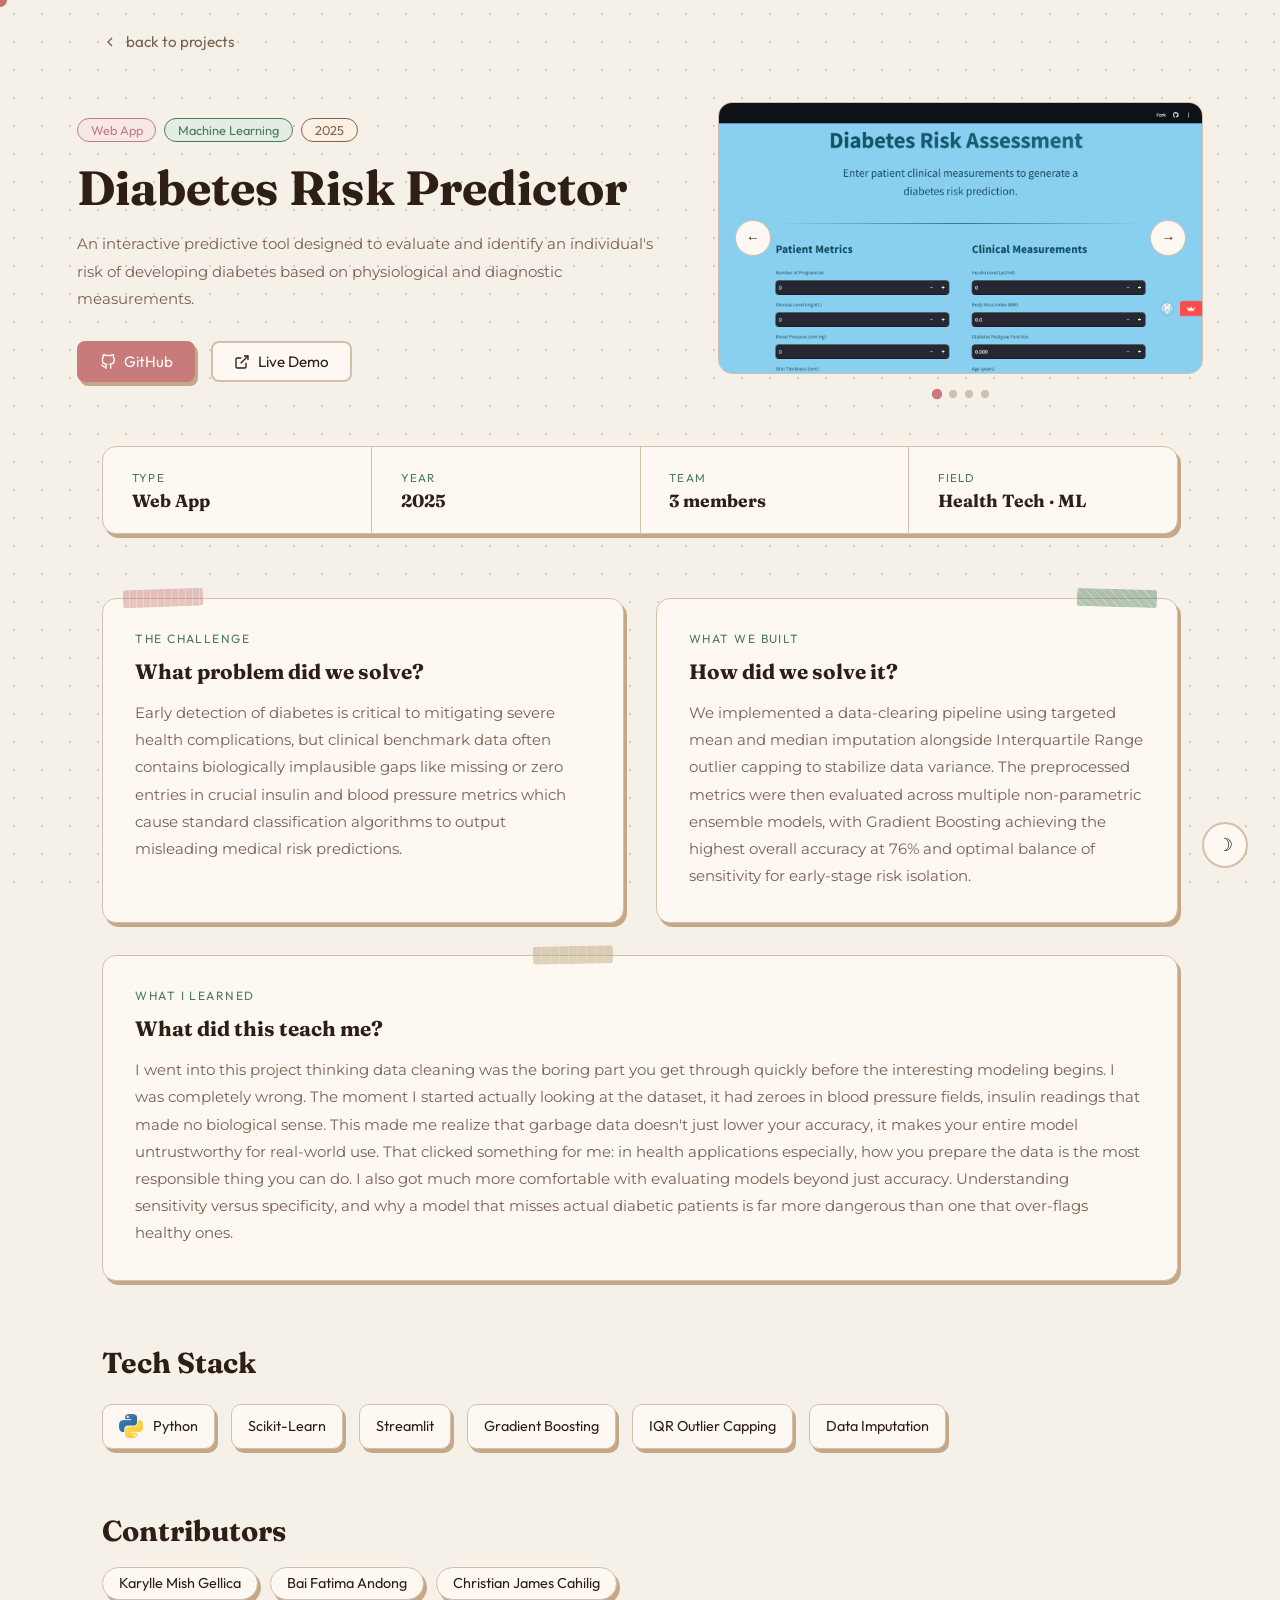
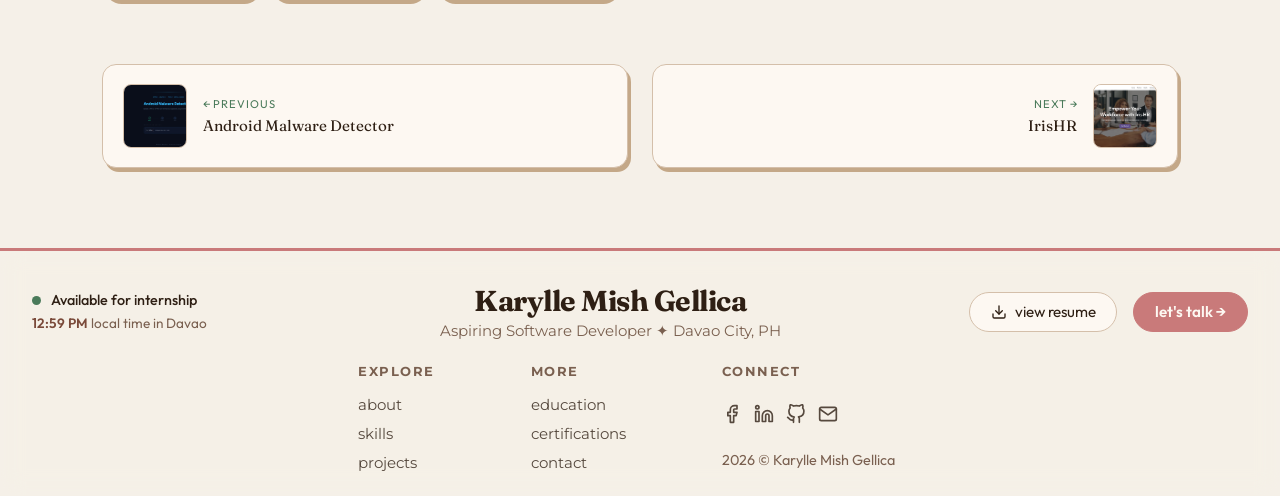
<file: projects/diabetes-prediction.html>
<!DOCTYPE html>
<html lang="en" data-theme="light">
<head>
  <meta charset="UTF-8" />
  <meta name="viewport" content="width=device-width, initial-scale=1.0" />
  <title>Diabetes Risk Predictor</title>
  <link rel="icon" type="image/jpeg" href="../assets/apple.png">
  <link rel="stylesheet" href="../css/project.css" />
</head>
<body>
  <div class="cursor" id="cursor"></div>
  <button class="theme-toggle" id="themeToggle"><span class="theme-icon">☽</span></button>
  <div class="project-page">
    <a href="../index.html#projects" class="back-btn">
      <svg viewBox="0 0 24 24" width="16" height="16" stroke="currentColor" stroke-width="2" fill="none"><polyline points="15 18 9 12 15 6"></polyline></svg>
      back to projects
    </a>
    <div class="project-hero">
      <div class="project-hero-grid-wrapper">
        <div class="project-hero-inner">
          <div class="project-badge-row">
            <span class="project-badge">Web App</span>
            <span class="project-badge green">Machine Learning</span>
            <span class="project-badge brown">2025</span>
          </div>
          <h1>Diabetes Risk Predictor</h1>
          <p class="project-tagline">An interactive predictive tool designed to evaluate and identify an individual's risk of developing diabetes based on physiological and diagnostic measurements.</p>
          <div class="project-hero-links">
            <a href="https://github.com/mishgellica/diabetes-risk-prediction" target="_blank" class="hero-link primary">
              <svg viewBox="0 0 24 24" width="16" height="16" stroke="currentColor" stroke-width="2" fill="none"><path d="M9 19c-5 1.5-5-2.5-7-3m14 6v-3.87a3.37 3.37 0 0 0-.94-2.61c3.14-.35 6.44-1.54 6.44-7A5.44 5.44 0 0 0 20 4.77 5.07 5.07 0 0 0 19.91 1S18.73.65 16 2.48a13.38 13.38 0 0 0-7 0C6.27.65 5.09 1 5.09 1A5.07 5.07 0 0 0 5 4.77a5.44 5.44 0 0 0-1.5 3.78c0 5.42 3.3 6.61 6.44 7A3.37 3.37 0 0 0 9 18.13V22"></path></svg>
              GitHub
            </a>
            <a href="https://diabetes-prediction-system-hniy8uqkncvztrdre5xrcj.streamlit.app/" target="_blank" class="hero-link secondary">
              <svg viewBox="0 0 24 24" width="16" height="16" stroke="currentColor" stroke-width="2" fill="none"><path d="M18 13v6a2 2 0 0 1-2 2H5a2 2 0 0 1-2-2V8a2 2 0 0 1 2-2h6"></path><polyline points="15 3 21 3 21 9"></polyline><line x1="10" y1="14" x2="21" y2="3"></line></svg>
              Live Demo
            </a>
          </div>
        </div>

        <div class="gallery-section">
          <div class="gallery-wrap">
            <div class="gallery-track">
              <div class="gallery-slide"><img src="../assets/diabetes/1.png" alt="Screenshot 1" /></div>
              <div class="gallery-slide"><img src="../assets/diabetes/2.png" alt="Screenshot 2" /></div>
              <div class="gallery-slide"><img src="../assets/diabetes/3.png" alt="Screenshot 3" /></div>
              <div class="gallery-slide"><img src="../assets/diabetes/4.png" alt="Screenshot 4" /></div>
            </div>
            <button class="gallery-btn prev">&#8592;</button>
            <button class="gallery-btn next">&#8594;</button>
          </div>
          <div class="gallery-dots">
            <button class="gallery-dot active"></button>
            <button class="gallery-dot"></button>
            <button class="gallery-dot"></button>
            <button class="gallery-dot"></button>
          </div>
        </div>
      </div>
    </div>
    
    <div class="info-strip">
      <div class="info-strip-item"><span class="info-strip-label">Type</span><span class="info-strip-value">Web App</span></div>
      <div class="info-strip-item"><span class="info-strip-label">Year</span><span class="info-strip-value">2025</span></div>
      <div class="info-strip-item"><span class="info-strip-label">Team</span><span class="info-strip-value">3 members</span></div>
      <div class="info-strip-item"><span class="info-strip-label">Field</span><span class="info-strip-value">Health Tech · ML</span></div>
    </div>
    <div class="story-section">
      <div class="story-card">
        <div class="story-tape story-tape-1"></div>
        <div class="story-card-label">the challenge</div>
        <h3>What problem did we solve?</h3>
        <p>Early detection of diabetes is critical to mitigating severe health complications, but clinical benchmark data often contains biologically 
          implausible gaps like missing or zero entries in crucial insulin and blood pressure metrics which cause standard classification algorithms 
          to output misleading medical risk predictions.</p>
      </div>
      <div class="story-card">
        <div class="story-tape story-tape-2"></div>
        <div class="story-card-label">what we built</div>
        <h3>How did we solve it?</h3>
        <p>We implemented a data-clearing pipeline using targeted mean and median imputation alongside Interquartile Range outlier capping to stabilize 
          data variance. The preprocessed metrics were then evaluated across multiple non-parametric ensemble models, with Gradient Boosting achieving 
          the highest overall accuracy at 76% and optimal balance of sensitivity for early-stage risk isolation.</p>
      </div>
      <div class="story-card full-width">
        <div class="story-tape story-tape-3"></div>
        <div class="story-card-label">what i learned</div>
        <h3>What did this teach me?</h3>
        <p>I went into this project thinking data cleaning was the boring part you get through quickly before the interesting modeling begins. 
          I was completely wrong. The moment I started actually looking at the dataset, it had zeroes in blood pressure fields, insulin readings 
          that made no biological sense. This made me realize that garbage data doesn't just lower your accuracy, it makes your entire model 
          untrustworthy for real-world use. That clicked something for me: in health applications especially, how you prepare the data is the 
          most responsible thing you can do. I also got much more comfortable with evaluating models beyond just accuracy. Understanding sensitivity 
          versus specificity, and why a model that misses actual diabetic patients is far more dangerous than one that over-flags healthy ones.</p>
      </div>
    </div>
 
    <div class="tech-section">
      <h2>Tech Stack</h2>
      <div class="tech-grid">
        <div class="tech-item"><img src="../assets/python.webp" alt="Python" />Python</div>
        <div class="tech-item">Scikit-Learn</div>
        <div class="tech-item">Streamlit</div>
        <div class="tech-item">Gradient Boosting</div>
        <div class="tech-item">IQR Outlier Capping</div>
        <div class="tech-item">Data Imputation</div>
      </div>
    </div>
 
    <div class="contributors-section">
      <h2>Contributors</h2>
      <div class="contributors-list">
        <span class="contributor-pill me">Karylle Mish Gellica</span>
        <span class="contributor-pill">Bai Fatima Andong</span>
        <span class="contributor-pill">Christian James Cahilig</span>
      </div>
    </div>
 
    <div class="project-nav">
      <a href="android-malware.html" class="project-nav-card">
        <div class="nav-card-img"><img src="../assets/android.png" alt="Android Malware" /></div>
        <div><div class="nav-card-label">← previous</div><div class="nav-card-title">Android Malware Detector</div></div>
      </a>
      <a href="irishr.html" class="project-nav-card next-card">
        <div class="nav-card-img"><img src="../assets/irishr.png" alt="IrisHR" /></div>
        <div><div class="nav-card-label">next →</div><div class="nav-card-title">IrisHR</div></div>
      </a>
    </div>
  </div>
  <footer class="footer">
    <div class="footer-top">
      <div class="footer-status-group">
        <div class="footer-status">
          <span class="status-dot"></span>
          <span class="status-text">Available for internship</span>
        </div>
        <div class="footer-time">
          <span id="localTime">--:--</span> local time in Davao
        </div>
      </div>

      <div class="footer-brand">
        <p class="footer-logo">Karylle Mish Gellica</p>
        <p class="footer-tagline">Aspiring Software Developer ✦ Davao City, PH</p>
      </div>

      <div class="footer-cta">
        <a href="https://drive.google.com/file/d/1NTave8K-Vos0SkFgvq-3Cc53n_eAEqdY/view?usp=sharing" download class="footer-resume-btn">
          <svg viewBox="0 0 24 24" width="16" height="16" stroke="currentColor" stroke-width="2" fill="none" stroke-linecap="round" stroke-linejoin="round">
            <path d="M21 15v4a2 2 0 0 1-2 2H5a2 2 0 0 1-2-2v-4"></path>
            <polyline points="7 10 12 15 17 10"></polyline>
            <line x1="12" y1="15" x2="12" y2="3"></line>
          </svg>
          view resume
        </a>
        <a href="../index.html#contact" class="footer-cta-btn">let's talk →</a>
      </div>
    </div>

    <div class="footer-centered-grid">
      <div class="footer-nav-col">
        <span class="footer-nav-label">explore</span>
        <a href="../index.html#about">about</a>
        <a href="../index.html#skills">skills</a>
        <a href="../index.html#projects">projects</a>
      </div>

      <div class="footer-nav-col">
        <span class="footer-nav-label">more</span>
        <a href="../index.html#education">education</a>
        <a href="../index.html#certifications">certifications</a>
        <a href="../index.html#contact">contact</a>
      </div>

      <div class="footer-nav-col footer-connect-center">
        <span class="footer-nav-label">connect</span>
        <div class="footer-socials">
          <a href="https://www.facebook.com/kgellica/" target="_blank" rel="noopener noreferrer" class="social-link" aria-label="Facebook">
            <svg xmlns="http://www.w3.org/2000/svg" width="20" height="20" viewBox="0 0 24 24" fill="none" stroke="currentColor" stroke-width="2" stroke-linecap="round" stroke-linejoin="round"><path d="M18 2h-3a5 5 0 0 0-5 5v3H7v4h3v8h4v-8h3l1-4h-4V7a1 1 0 0 1 1-1h3z"/></svg>
          </a>
          <a href="https://www.linkedin.com/in/kgellica/" target="_blank" rel="noopener noreferrer" class="social-link" aria-label="LinkedIn">
            <svg xmlns="http://www.w3.org/2000/svg" width="20" height="20" viewBox="0 0 24 24" fill="none" stroke="currentColor" stroke-width="2" stroke-linecap="round" stroke-linejoin="round"><path d="M16 8a6 6 0 0 1 6 6v7h-4v-7a2 2 0 0 0-2-2 2 2 0 0 0-2 2v7h-4v-7a6 6 0 0 1 6-6z"/><rect x="2" y="9" width="4" height="12"/><circle cx="4" cy="4" r="2"/></svg>
          </a>
          <a href="https://github.com/mishgellica" target="_blank" rel="noopener noreferrer" class="social-link" aria-label="GitHub">
            <svg xmlns="http://www.w3.org/2000/svg" width="20" height="20" viewBox="0 0 24 24" fill="none" stroke="currentColor" stroke-width="2" stroke-linecap="round" stroke-linejoin="round"><path d="M9 19c-5 1.5-5-2.5-7-3m14 6v-3.87a3.37 3.37 0 0 0-.94-2.61c3.14-.35 6.44-1.54 6.44-7A5.44 5.44 0 0 0 20 4.77 5.07 5.07 0 0 0 19.91 1S18.73.65 16 2.48a13.38 13.38 0 0 0-7 0C6.27.65 5.09 1 5.09 1A5.07 5.07 0 0 0 5 4.77a5.44 5.44 0 0 0-1.5 3.78c0 5.42 3.3 6.61 6.44 7A3.37 3.37 0 0 0 9 18.13V22"/></svg>
          </a>
          <a href="mailto:mishgellica@gmail.com" class="social-link" aria-label="Email">
            <svg xmlns="http://www.w3.org/2000/svg" width="20" height="20" viewBox="0 0 24 24" fill="none" stroke="currentColor" stroke-width="2" stroke-linecap="round" stroke-linejoin="round"><path d="M4 4h16c1.1 0 2 .9 2 2v12c0 1.1-.9 2-2 2H4c-1.1 0-2-.9-2-2V6c0-1.1.9-2 2-2z"/><polyline points="22,6 12,13 2,6"/></svg>
          </a>
        </div>
        <p class="footer-copy-inline"><span id="fyear"></span> © Karylle Mish Gellica</p>
      </div>
    </div>
  </footer>
  <button id="backToTop" class="back-to-top" aria-label="Back to top">
    <svg xmlns="http://www.w3.org/2000/svg" width="24" height="24" viewBox="0 0 24 24" fill="none" stroke="currentColor" stroke-width="2.5" stroke-linecap="round" stroke-linejoin="round">
      <polyline points="18 15 12 9 6 15"></polyline>
    </svg>
  </button>
  <script src="../js/project.js"></script>
</body>
</html>
</file>
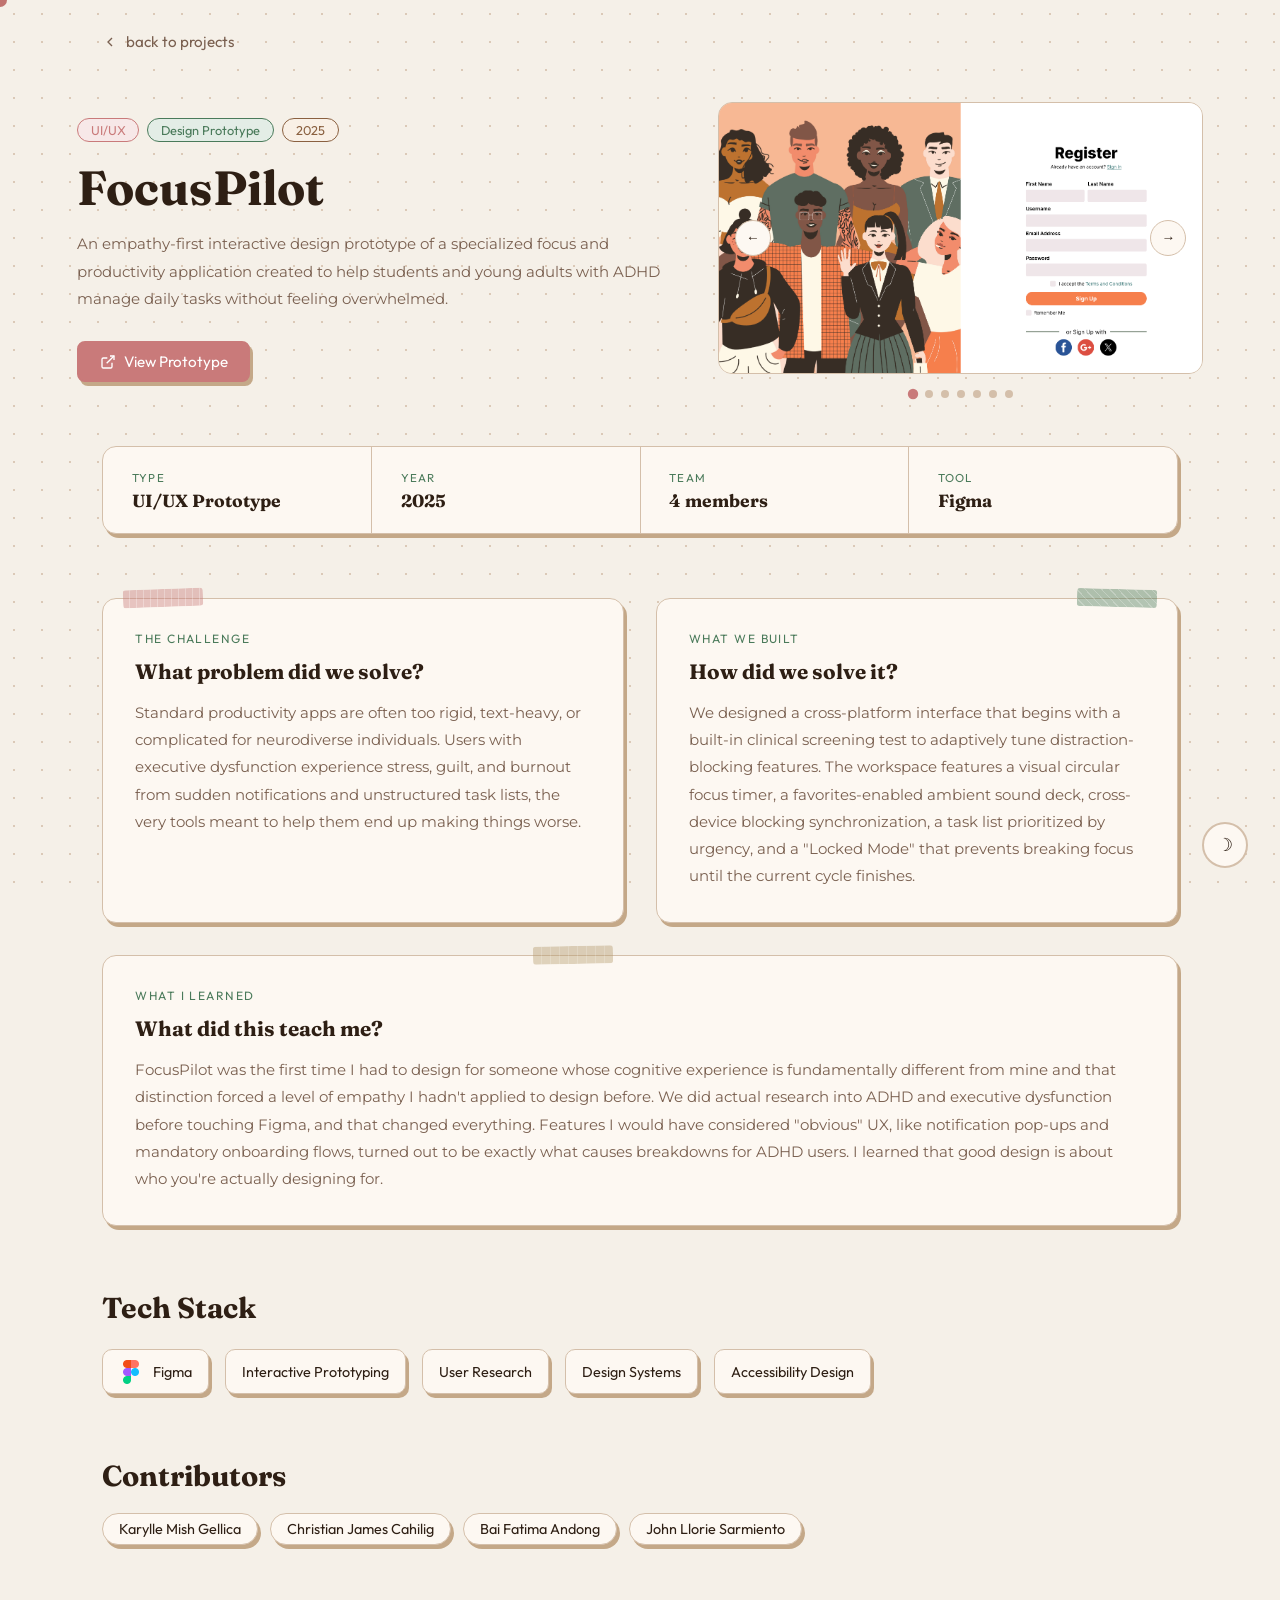
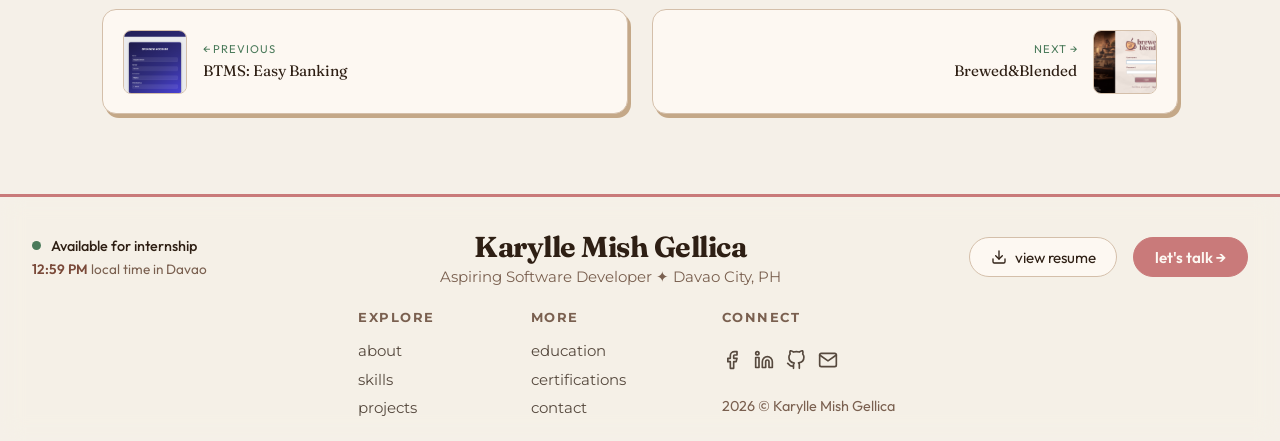
<file: projects/focuspilot.html>
<!DOCTYPE html>
<html lang="en" data-theme="light">
<head>
  <meta charset="UTF-8" /><meta name="viewport" content="width=device-width, initial-scale=1.0" />
  <title>FocusPilot</title>
  <link rel="icon" type="image/jpeg" href="../assets/apple.png">
  <link rel="stylesheet" href="../css/project.css" />
</head>
<body>
  <div class="cursor" id="cursor"></div>
  <button class="theme-toggle" id="themeToggle"><span class="theme-icon">☽</span></button>
  <nav class="navbar">
   
  <div class="project-page">
    <a href="../index.html#projects" class="back-btn"><svg viewBox="0 0 24 24" width="16" height="16" stroke="currentColor" stroke-width="2" fill="none"><polyline points="15 18 9 12 15 6"></polyline></svg>back to projects</a>
    
    <div class="project-hero">
      <div class="project-hero-grid-wrapper">
        <div class="project-hero-inner">
          <div class="project-badge-row">
            <span class="project-badge">UI/UX</span>
            <span class="project-badge green">Design Prototype</span>
            <span class="project-badge brown">2025</span>
          </div>
          <h1>FocusPilot</h1>
          <p class="project-tagline">An empathy-first interactive design prototype of a specialized focus and productivity application created to help students and young adults with ADHD manage daily tasks without feeling overwhelmed.</p>
          <div class="project-hero-links">
            <a href="https://www.figma.com/proto/BzNT4HRWDLqoENNklEXI2k/ADHD-Task-Management-Software?node-id=0-1&t=QvweddYaq2VXMSTR-1" target="_blank" class="hero-link primary">
              <svg viewBox="0 0 24 24" width="16" height="16" stroke="currentColor" stroke-width="2" fill="none"><path d="M18 13v6a2 2 0 0 1-2 2H5a2 2 0 0 1-2-2V8a2 2 0 0 1 2-2h6"></path><polyline points="15 3 21 3 21 9"></polyline><line x1="10" y1="14" x2="21" y2="3"></line></svg>
              View Prototype
            </a>
          </div>
        </div>

        <div class="gallery-section">
          <div class="gallery-wrap">
            <div class="gallery-track">
              <div class="gallery-slide"><img src="../assets/adhd/1.png" alt="FocusPilot Screenshot 1" /></div>
              <div class="gallery-slide"><img src="../assets/adhd/2.png" alt="FocusPilot Screenshot 2" /></div>
              <div class="gallery-slide"><img src="../assets/adhd/3.png" alt="FocusPilot Screenshot 3" /></div>
              <div class="gallery-slide"><img src="../assets/adhd/4.png" alt="FocusPilot Screenshot 4" /></div>
              <div class="gallery-slide"><img src="../assets/adhd/5.png" alt="FocusPilot Screenshot 5" /></div>
              <div class="gallery-slide"><img src="../assets/adhd/6.png" alt="FocusPilot Screenshot 6" /></div>
              <div class="gallery-slide"><img src="../assets/adhd/7.png" alt="FocusPilot Screenshot 7" /></div>
            </div>
            <button class="gallery-btn prev">&#8592;</button>
            <button class="gallery-btn next">&#8594;</button>
          </div>
          <div class="gallery-dots">
            <button class="gallery-dot active"></button>
            <button class="gallery-dot"></button>
            <button class="gallery-dot"></button>
            <button class="gallery-dot"></button>
            <button class="gallery-dot"></button>
            <button class="gallery-dot"></button>
            <button class="gallery-dot"></button>
          </div>
        </div>
      </div>
    </div>
    <div class="info-strip">
      <div class="info-strip-item"><span class="info-strip-label">Type</span><span class="info-strip-value">UI/UX Prototype</span></div>
      <div class="info-strip-item"><span class="info-strip-label">Year</span><span class="info-strip-value">2025</span></div>
      <div class="info-strip-item"><span class="info-strip-label">Team</span><span class="info-strip-value">4 members</span></div>
      <div class="info-strip-item"><span class="info-strip-label">Tool</span><span class="info-strip-value">Figma</span></div>
    </div>
    <div class="story-section">
      <div class="story-card">
        <div class="story-tape story-tape-1"></div>
        <div class="story-card-label">the challenge</div>
        <h3>What problem did we solve?</h3>
        <p>Standard productivity apps are often too rigid, text-heavy, or complicated for neurodiverse individuals. 
          Users with executive dysfunction experience stress, guilt, and burnout from sudden notifications and unstructured task lists, the 
          very tools meant to help them end up making things worse.</p>
      </div>
      <div class="story-card">
        <div class="story-tape story-tape-2"></div>
        <div class="story-card-label">what we built</div>
        <h3>How did we solve it?</h3>
        <p>We designed a cross-platform interface that begins with a built-in clinical screening test to adaptively tune distraction-blocking 
          features. The workspace features a visual circular focus timer, a favorites-enabled ambient sound deck, cross-device blocking 
          synchronization, a task list prioritized by urgency, and a "Locked Mode" that prevents breaking focus until the current cycle finishes.</p>
      </div>
      <div class="story-card full-width">
        <div class="story-tape story-tape-3"></div>
        <div class="story-card-label">what i learned</div>
        <h3>What did this teach me?</h3>
        <p>FocusPilot was the first time I had to design for someone whose cognitive experience is fundamentally different from mine and that 
          distinction forced a level of empathy I hadn't applied to design before. We did actual research into ADHD and executive dysfunction 
          before touching Figma, and that changed everything. Features I would have considered "obvious" UX, like notification pop-ups and 
          mandatory onboarding flows, turned out to be exactly what causes breakdowns for ADHD users. I learned that good design is about who 
          you're actually designing for. </p>
      </div>
    </div>
 
    <div class="tech-section">
      <h2>Tech Stack</h2>
      <div class="tech-grid">
        <div class="tech-item"><img src="../assets/figma.png" alt="Figma" />Figma</div>
        <div class="tech-item">Interactive Prototyping</div>
        <div class="tech-item">User Research</div>
        <div class="tech-item">Design Systems</div>
        <div class="tech-item">Accessibility Design</div>
      </div>
    </div>
 
    <div class="contributors-section">
      <h2>Contributors</h2>
      <div class="contributors-list">
        <span class="contributor-pill me">Karylle Mish Gellica</span>
        <span class="contributor-pill">Christian James Cahilig</span>
        <span class="contributor-pill">Bai Fatima Andong</span>
        <span class="contributor-pill">John Llorie Sarmiento</span>
      </div>
    </div>
 
    <div class="project-nav">
      <a href="btms.html" class="project-nav-card">
        <div class="nav-card-img"><img src="../assets/btms.png" alt="BTMS" /></div>
        <div><div class="nav-card-label">← previous</div><div class="nav-card-title">BTMS: Easy Banking</div></div>
      </a>
      <a href="brewed-blended.html" class="project-nav-card next-card">
        <div class="nav-card-img"><img src="../assets/brewedandblended.png" alt="Brewed and Blended" /></div>
        <div><div class="nav-card-label">next →</div><div class="nav-card-title">Brewed&Blended</div></div>
      </a>
    </div>
  </div>
  <footer class="footer">
    <div class="footer-top">
      <div class="footer-status-group">
        <div class="footer-status">
          <span class="status-dot"></span>
          <span class="status-text">Available for internship</span>
        </div>
        <div class="footer-time">
          <span id="localTime">--:--</span> local time in Davao
        </div>
      </div>

      <div class="footer-brand">
        <p class="footer-logo">Karylle Mish Gellica</p>
        <p class="footer-tagline">Aspiring Software Developer ✦ Davao City, PH</p>
      </div>

      <div class="footer-cta">
        <a href="https://drive.google.com/file/d/1NTave8K-Vos0SkFgvq-3Cc53n_eAEqdY/view?usp=sharing" download class="footer-resume-btn">
          <svg viewBox="0 0 24 24" width="16" height="16" stroke="currentColor" stroke-width="2" fill="none" stroke-linecap="round" stroke-linejoin="round">
            <path d="M21 15v4a2 2 0 0 1-2 2H5a2 2 0 0 1-2-2v-4"></path>
            <polyline points="7 10 12 15 17 10"></polyline>
            <line x1="12" y1="15" x2="12" y2="3"></line>
          </svg>
          view resume
        </a>
        <a href="../index.html#contact" class="footer-cta-btn">let's talk →</a>
      </div>
    </div>

    <div class="footer-centered-grid">
      <div class="footer-nav-col">
        <span class="footer-nav-label">explore</span>
        <a href="../index.html#about">about</a>
        <a href="../index.html#skills">skills</a>
        <a href="../index.html#projects">projects</a>
      </div>

      <div class="footer-nav-col">
        <span class="footer-nav-label">more</span>
        <a href="../index.html#education">education</a>
        <a href="../index.html#certifications">certifications</a>
        <a href="../index.html#contact">contact</a>
      </div>

      <div class="footer-nav-col footer-connect-center">
        <span class="footer-nav-label">connect</span>
        <div class="footer-socials">
          <a href="https://www.facebook.com/kgellica/" target="_blank" rel="noopener noreferrer" class="social-link" aria-label="Facebook">
            <svg xmlns="http://www.w3.org/2000/svg" width="20" height="20" viewBox="0 0 24 24" fill="none" stroke="currentColor" stroke-width="2" stroke-linecap="round" stroke-linejoin="round"><path d="M18 2h-3a5 5 0 0 0-5 5v3H7v4h3v8h4v-8h3l1-4h-4V7a1 1 0 0 1 1-1h3z"/></svg>
          </a>
          <a href="https://www.linkedin.com/in/kgellica/" target="_blank" rel="noopener noreferrer" class="social-link" aria-label="LinkedIn">
            <svg xmlns="http://www.w3.org/2000/svg" width="20" height="20" viewBox="0 0 24 24" fill="none" stroke="currentColor" stroke-width="2" stroke-linecap="round" stroke-linejoin="round"><path d="M16 8a6 6 0 0 1 6 6v7h-4v-7a2 2 0 0 0-2-2 2 2 0 0 0-2 2v7h-4v-7a6 6 0 0 1 6-6z"/><rect x="2" y="9" width="4" height="12"/><circle cx="4" cy="4" r="2"/></svg>
          </a>
          <a href="https://github.com/mishgellica" target="_blank" rel="noopener noreferrer" class="social-link" aria-label="GitHub">
            <svg xmlns="http://www.w3.org/2000/svg" width="20" height="20" viewBox="0 0 24 24" fill="none" stroke="currentColor" stroke-width="2" stroke-linecap="round" stroke-linejoin="round"><path d="M9 19c-5 1.5-5-2.5-7-3m14 6v-3.87a3.37 3.37 0 0 0-.94-2.61c3.14-.35 6.44-1.54 6.44-7A5.44 5.44 0 0 0 20 4.77 5.07 5.07 0 0 0 19.91 1S18.73.65 16 2.48a13.38 13.38 0 0 0-7 0C6.27.65 5.09 1 5.09 1A5.07 5.07 0 0 0 5 4.77a5.44 5.44 0 0 0-1.5 3.78c0 5.42 3.3 6.61 6.44 7A3.37 3.37 0 0 0 9 18.13V22"/></svg>
          </a>
          <a href="mailto:mishgellica@gmail.com" class="social-link" aria-label="Email">
            <svg xmlns="http://www.w3.org/2000/svg" width="20" height="20" viewBox="0 0 24 24" fill="none" stroke="currentColor" stroke-width="2" stroke-linecap="round" stroke-linejoin="round"><path d="M4 4h16c1.1 0 2 .9 2 2v12c0 1.1-.9 2-2 2H4c-1.1 0-2-.9-2-2V6c0-1.1.9-2 2-2z"/><polyline points="22,6 12,13 2,6"/></svg>
          </a>
        </div>
        <p class="footer-copy-inline"><span id="fyear"></span> © Karylle Mish Gellica</p>
      </div>
    </div>
  </footer>
  <button id="backToTop" class="back-to-top" aria-label="Back to top">
    <svg xmlns="http://www.w3.org/2000/svg" width="24" height="24" viewBox="0 0 24 24" fill="none" stroke="currentColor" stroke-width="2.5" stroke-linecap="round" stroke-linejoin="round">
      <polyline points="18 15 12 9 6 15"></polyline>
    </svg>
  </button>
  <script src="../js/project.js"></script>
</body>
</html>
</file>
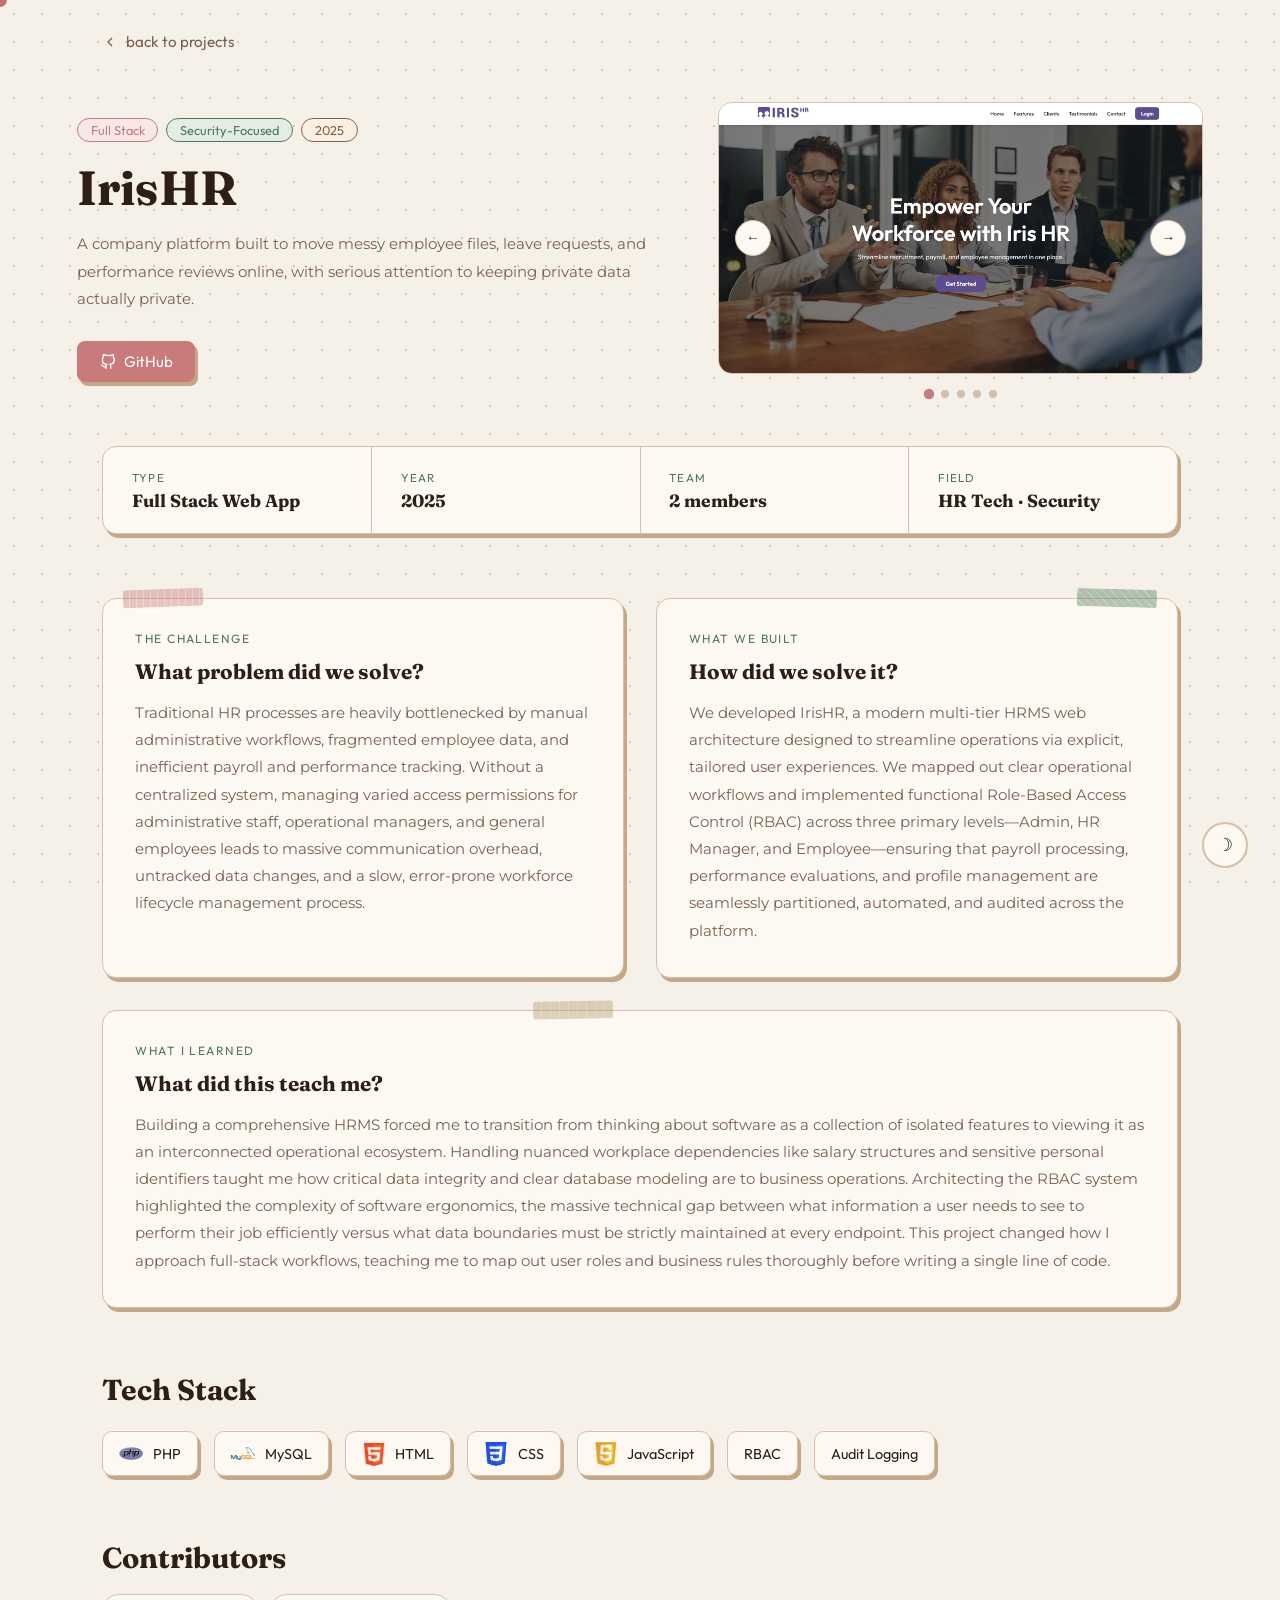
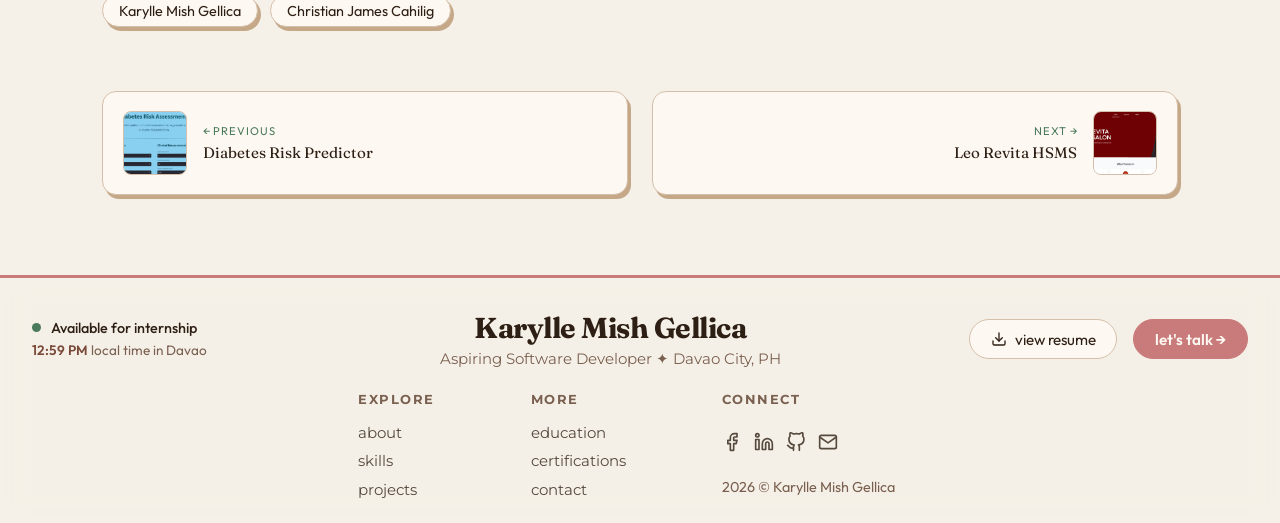
<file: projects/irishr.html>
<!DOCTYPE html>
<html lang="en" data-theme="light">
<head>
  <meta charset="UTF-8" /><meta name="viewport" content="width=device-width, initial-scale=1.0" />
  <title>IrisHR</title>
  <link rel="icon" type="image/jpeg" href="../assets/apple.png">
  <link rel="stylesheet" href="../css/project.css" />
</head>
<body>
  <div class="cursor" id="cursor"></div>
  <button class="theme-toggle" id="themeToggle"><span class="theme-icon">☽</span></button>
  <nav class="navbar">
   
  <div class="project-page">
    <a href="../index.html#projects" class="back-btn"><svg viewBox="0 0 24 24" width="16" height="16" stroke="currentColor" stroke-width="2" fill="none"><polyline points="15 18 9 12 15 6"></polyline></svg>back to projects</a>
    
    <div class="project-hero">
      <div class="project-hero-grid-wrapper">
        <div class="project-hero-inner">
          <div class="project-badge-row">
            <span class="project-badge">Full Stack</span>
            <span class="project-badge green">Security-Focused</span>
            <span class="project-badge brown">2025</span>
          </div>
          <h1>IrisHR</h1>
          <p class="project-tagline">A company platform built to move messy employee files, leave requests, and performance reviews online,
            with serious attention to keeping private data actually private.</p>
          <div class="project-hero-links">
            <a href="https://github.com/mishgellica/irishr-ms" target="_blank" class="hero-link primary">
              <svg viewBox="0 0 24 24" width="16" height="16" stroke="currentColor" stroke-width="2" fill="none"><path d="M9 19c-5 1.5-5-2.5-7-3m14 6v-3.87a3.37 3.37 0 0 0-.94-2.61c3.14-.35 6.44-1.54 6.44-7A5.44 5.44 0 0 0 20 4.77 5.07 5.07 0 0 0 19.91 1S18.73.65 16 2.48a13.38 13.38 0 0 0-7 0C6.27.65 5.09 1 5.09 1A5.07 5.07 0 0 0 5 4.77a5.44 5.44 0 0 0-1.5 3.78c0 5.42 3.3 6.61 6.44 7A3.37 3.37 0 0 0 9 18.13V22"></path></svg>
              GitHub
            </a>
          </div>
        </div>

        <div class="gallery-section">
          <div class="gallery-wrap">
            <div class="gallery-track">
              <div class="gallery-slide"><img src="../assets/irishr/1.png" alt="IrisHR Screenshot 1" /></div>
              <div class="gallery-slide"><img src="../assets/irishr/2.png" alt="IrisHR Screenshot 2" /></div>
              <div class="gallery-slide"><img src="../assets/irishr/3.png" alt="IrisHR Screenshot 3" /></div>
              <div class="gallery-slide"><img src="../assets/irishr/4.png" alt="IrisHR Screenshot 4" /></div>
              <div class="gallery-slide"><img src="../assets/irishr/5.png" alt="IrisHR Screenshot 5" /></div>
            </div>
            <button class="gallery-btn prev">&#8592;</button>
            <button class="gallery-btn next">&#8594;</button>
          </div>
          <div class="gallery-dots">
            <button class="gallery-dot active"></button>
            <button class="gallery-dot"></button>
            <button class="gallery-dot"></button>
            <button class="gallery-dot"></button>
            <button class="gallery-dot"></button>
          </div>
        </div>
      </div>
    </div>
    <div class="info-strip">
      <div class="info-strip-item"><span class="info-strip-label">Type</span><span class="info-strip-value">Full Stack Web App</span></div>
      <div class="info-strip-item"><span class="info-strip-label">Year</span><span class="info-strip-value">2025</span></div>
      <div class="info-strip-item"><span class="info-strip-label">Team</span><span class="info-strip-value">2 members</span></div>
      <div class="info-strip-item"><span class="info-strip-label">Field</span><span class="info-strip-value">HR Tech · Security</span></div>
    </div>
    <div class="story-section">
      <div class="story-card">
        <div class="story-tape story-tape-1"></div>
        <div class="story-card-label">the challenge</div>
        <h3>What problem did we solve?</h3>
        <p>Traditional HR processes are heavily bottlenecked by manual administrative workflows, fragmented employee data, 
          and inefficient payroll and performance tracking. Without a centralized system, managing varied access permissions 
          for administrative staff, operational managers, and general employees leads to massive communication overhead, 
          untracked data changes, and a slow, error-prone workforce lifecycle management process.</p>
      </div>
      <div class="story-card">
        <div class="story-tape story-tape-2"></div>
        <div class="story-card-label">what we built</div>
        <h3>How did we solve it?</h3>
        <p>We developed IrisHR, a modern multi-tier HRMS web architecture designed to streamline operations via explicit, 
          tailored user experiences. We mapped out clear operational workflows and implemented functional Role-Based Access 
          Control (RBAC) across three primary levels—Admin, HR Manager, and Employee—ensuring that payroll processing, 
          performance evaluations, and profile management are seamlessly partitioned, automated, and audited across the platform.</p>
      </div>
      <div class="story-card full-width">
        <div class="story-tape story-tape-3"></div>
        <div class="story-card-label">what i learned</div>
        <h3>What did this teach me?</h3>
        <p>Building a comprehensive HRMS forced me to transition from thinking about software as a collection of isolated 
          features to viewing it as an interconnected operational ecosystem. Handling nuanced workplace dependencies like 
          salary structures and sensitive personal identifiers taught me how critical data integrity 
          and clear database modeling are to business operations. Architecting the RBAC system highlighted the complexity 
          of software ergonomics, the massive technical gap between what information a user needs to see to perform their job 
          efficiently versus what data boundaries must be strictly maintained at every endpoint. This project changed how I 
          approach full-stack workflows, teaching me to map out user roles and business rules thoroughly before writing a 
          single line of code.</p>
      </div>
    </div>
 
    <div class="tech-section">
      <h2>Tech Stack</h2>
      <div class="tech-grid">
        <div class="tech-item"><img src="../assets/php.png" alt="PHP" />PHP</div>
        <div class="tech-item"><img src="../assets/mysql.png" alt="MySQL" />MySQL</div>
        <div class="tech-item"><img src="../assets/html5.png" alt="HTML" />HTML</div>
        <div class="tech-item"><img src="../assets/css3.png" alt="CSS" />CSS</div>
        <div class="tech-item"><img src="../assets/javascript.png" alt="JavaScript" />JavaScript</div>
        <div class="tech-item">RBAC</div>
        <div class="tech-item">Audit Logging</div>
      </div>
    </div>
 
    <div class="contributors-section">
      <h2>Contributors</h2>
      <div class="contributors-list">
        <span class="contributor-pill me">Karylle Mish Gellica</span>
        <span class="contributor-pill">Christian James Cahilig</span>
      </div>
    </div>
 
    <div class="project-nav">
      <a href="diabetes-prediction.html" class="project-nav-card">
        <div class="nav-card-img"><img src="../assets/diabetes.png" alt="Diabetes" /></div>
        <div><div class="nav-card-label">← previous</div><div class="nav-card-title">Diabetes Risk Predictor</div></div>
      </a>
      <a href="leo-revita.html" class="project-nav-card next-card">
        <div class="nav-card-img"><img src="../assets/leorevita.png" alt="Leo Revita" /></div>
        <div><div class="nav-card-label">next →</div><div class="nav-card-title">Leo Revita HSMS</div></div>
      </a>
    </div>
  </div>
  <footer class="footer">
    <div class="footer-top">
      <div class="footer-status-group">
        <div class="footer-status">
          <span class="status-dot"></span>
          <span class="status-text">Available for internship</span>
        </div>
        <div class="footer-time">
          <span id="localTime">--:--</span> local time in Davao
        </div>
      </div>

      <div class="footer-brand">
        <p class="footer-logo">Karylle Mish Gellica</p>
        <p class="footer-tagline">Aspiring Software Developer ✦ Davao City, PH</p>
      </div>

      <div class="footer-cta">
        <a href="https://drive.google.com/file/d/1NTave8K-Vos0SkFgvq-3Cc53n_eAEqdY/view?usp=sharing" download class="footer-resume-btn">
          <svg viewBox="0 0 24 24" width="16" height="16" stroke="currentColor" stroke-width="2" fill="none" stroke-linecap="round" stroke-linejoin="round">
            <path d="M21 15v4a2 2 0 0 1-2 2H5a2 2 0 0 1-2-2v-4"></path>
            <polyline points="7 10 12 15 17 10"></polyline>
            <line x1="12" y1="15" x2="12" y2="3"></line>
          </svg>
          view resume
        </a>
        <a href="../index.html#contact" class="footer-cta-btn">let's talk →</a>
      </div>
    </div>

    <div class="footer-centered-grid">
      <div class="footer-nav-col">
        <span class="footer-nav-label">explore</span>
        <a href="../index.html#about">about</a>
        <a href="../index.html#skills">skills</a>
        <a href="../index.html#projects">projects</a>
      </div>

      <div class="footer-nav-col">
        <span class="footer-nav-label">more</span>
        <a href="../index.html#education">education</a>
        <a href="../index.html#certifications">certifications</a>
        <a href="../index.html#contact">contact</a>
      </div>

      <div class="footer-nav-col footer-connect-center">
        <span class="footer-nav-label">connect</span>
        <div class="footer-socials">
          <a href="https://www.facebook.com/kgellica/" target="_blank" rel="noopener noreferrer" class="social-link" aria-label="Facebook">
            <svg xmlns="http://www.w3.org/2000/svg" width="20" height="20" viewBox="0 0 24 24" fill="none" stroke="currentColor" stroke-width="2" stroke-linecap="round" stroke-linejoin="round"><path d="M18 2h-3a5 5 0 0 0-5 5v3H7v4h3v8h4v-8h3l1-4h-4V7a1 1 0 0 1 1-1h3z"/></svg>
          </a>
          <a href="https://www.linkedin.com/in/kgellica/" target="_blank" rel="noopener noreferrer" class="social-link" aria-label="LinkedIn">
            <svg xmlns="http://www.w3.org/2000/svg" width="20" height="20" viewBox="0 0 24 24" fill="none" stroke="currentColor" stroke-width="2" stroke-linecap="round" stroke-linejoin="round"><path d="M16 8a6 6 0 0 1 6 6v7h-4v-7a2 2 0 0 0-2-2 2 2 0 0 0-2 2v7h-4v-7a6 6 0 0 1 6-6z"/><rect x="2" y="9" width="4" height="12"/><circle cx="4" cy="4" r="2"/></svg>
          </a>
          <a href="https://github.com/mishgellica" target="_blank" rel="noopener noreferrer" class="social-link" aria-label="GitHub">
            <svg xmlns="http://www.w3.org/2000/svg" width="20" height="20" viewBox="0 0 24 24" fill="none" stroke="currentColor" stroke-width="2" stroke-linecap="round" stroke-linejoin="round"><path d="M9 19c-5 1.5-5-2.5-7-3m14 6v-3.87a3.37 3.37 0 0 0-.94-2.61c3.14-.35 6.44-1.54 6.44-7A5.44 5.44 0 0 0 20 4.77 5.07 5.07 0 0 0 19.91 1S18.73.65 16 2.48a13.38 13.38 0 0 0-7 0C6.27.65 5.09 1 5.09 1A5.07 5.07 0 0 0 5 4.77a5.44 5.44 0 0 0-1.5 3.78c0 5.42 3.3 6.61 6.44 7A3.37 3.37 0 0 0 9 18.13V22"/></svg>
          </a>
          <a href="mailto:mishgellica@gmail.com" class="social-link" aria-label="Email">
            <svg xmlns="http://www.w3.org/2000/svg" width="20" height="20" viewBox="0 0 24 24" fill="none" stroke="currentColor" stroke-width="2" stroke-linecap="round" stroke-linejoin="round"><path d="M4 4h16c1.1 0 2 .9 2 2v12c0 1.1-.9 2-2 2H4c-1.1 0-2-.9-2-2V6c0-1.1.9-2 2-2z"/><polyline points="22,6 12,13 2,6"/></svg>
          </a>
        </div>
        <p class="footer-copy-inline"><span id="fyear"></span> © Karylle Mish Gellica</p>
      </div>
    </div>
  </footer>
  <button id="backToTop" class="back-to-top" aria-label="Back to top">
    <svg xmlns="http://www.w3.org/2000/svg" width="24" height="24" viewBox="0 0 24 24" fill="none" stroke="currentColor" stroke-width="2.5" stroke-linecap="round" stroke-linejoin="round">
      <polyline points="18 15 12 9 6 15"></polyline>
    </svg>
  </button>
  <script src="../js/project.js"></script>
</body>
</html>
</file>
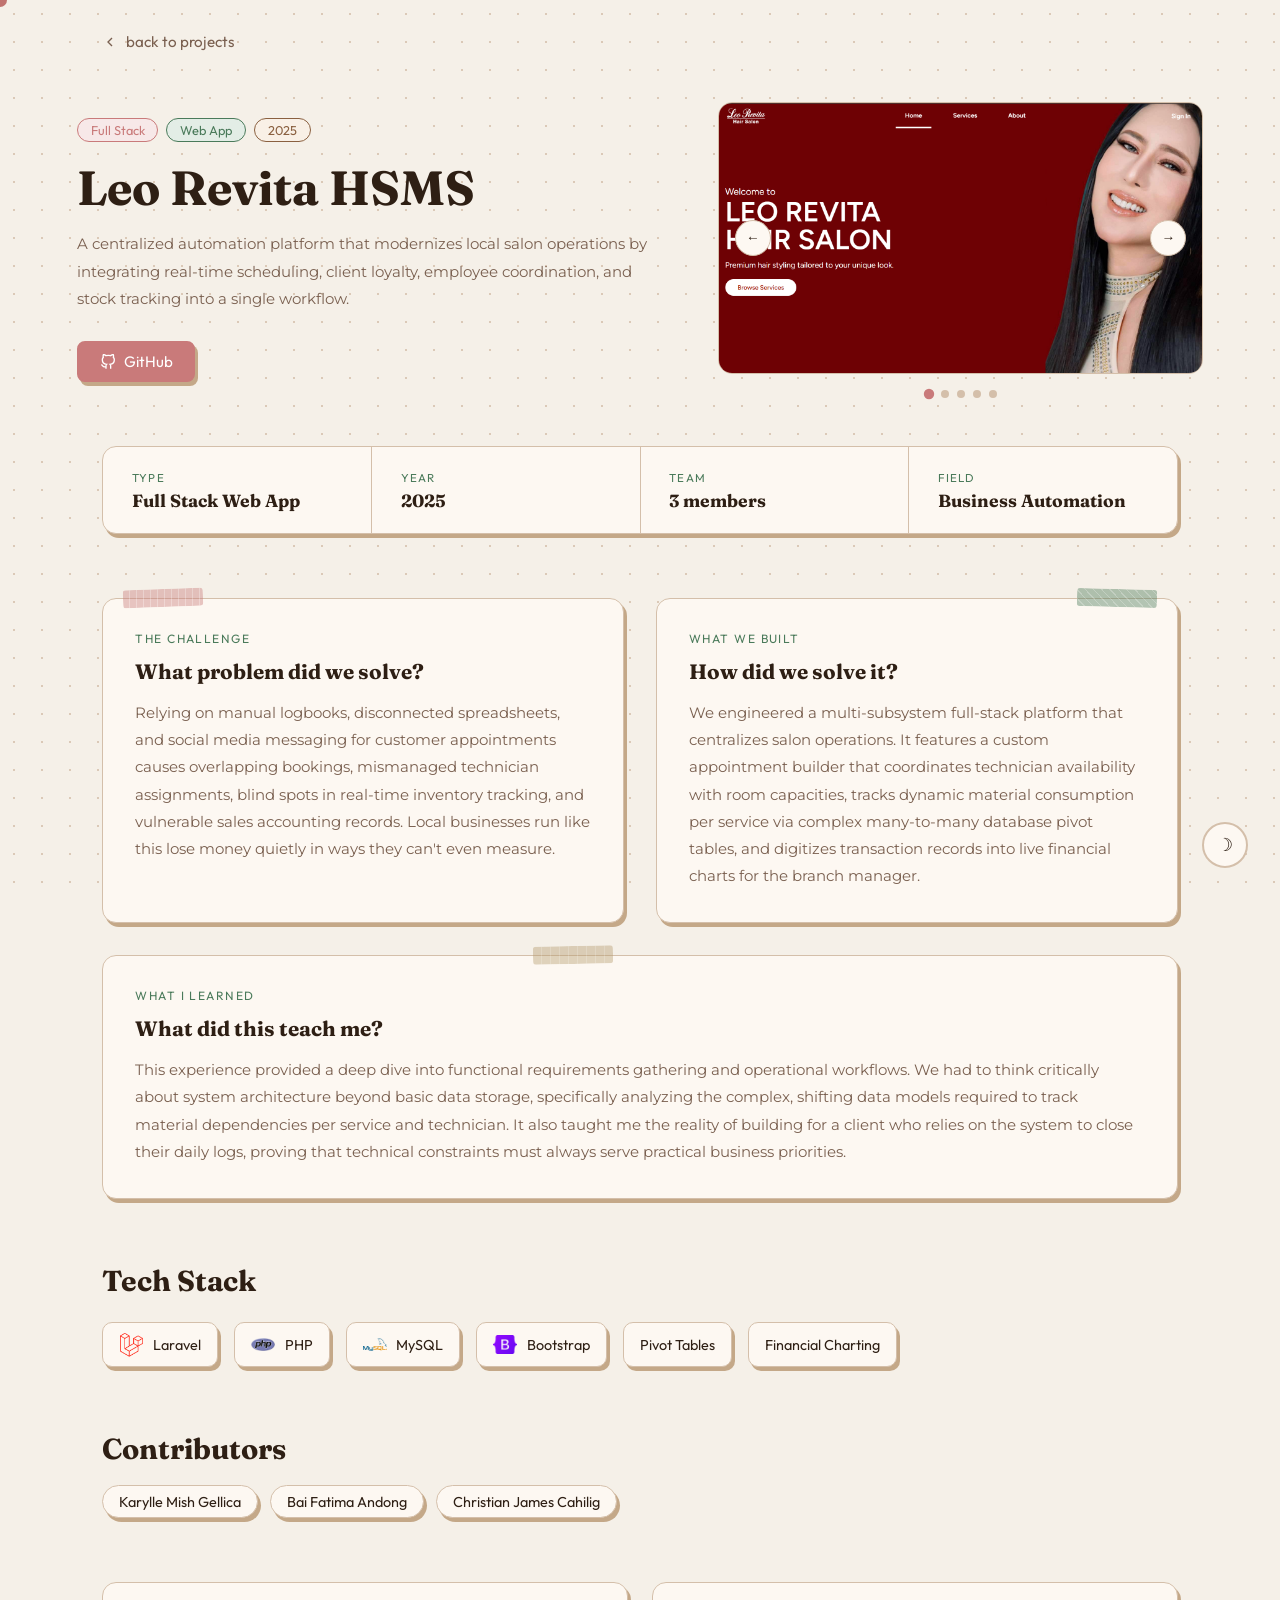
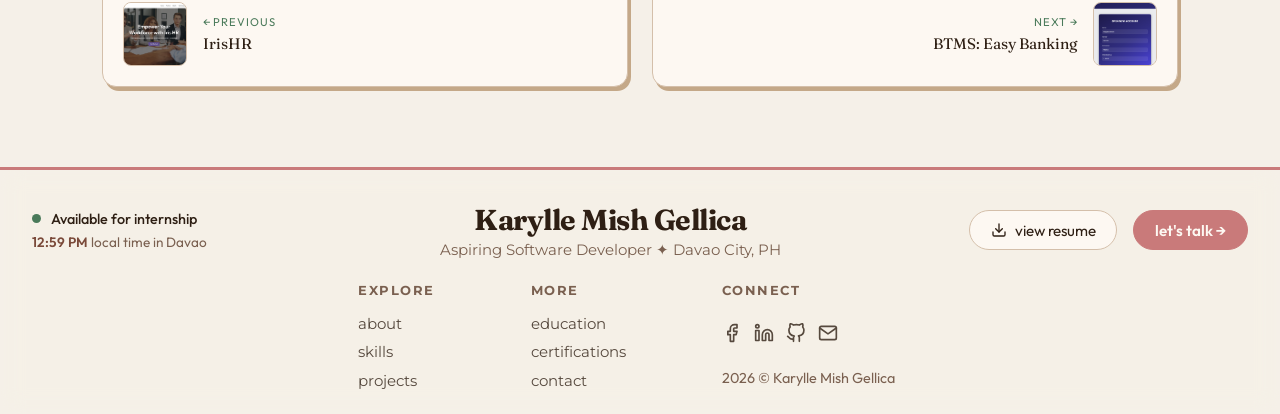
<file: projects/leo-revita.html>
<!DOCTYPE html>
<html lang="en" data-theme="light">
<head>
  <meta charset="UTF-8" /><meta name="viewport" content="width=device-width, initial-scale=1.0" />
  <title>Leo Revita HSMS</title>
  <link rel="icon" type="image/jpeg" href="../assets/apple.png">
  <link rel="stylesheet" href="../css/project.css" />
</head>
<body>
  <div class="cursor" id="cursor"></div>
  <button class="theme-toggle" id="themeToggle"><span class="theme-icon">☽</span></button>
  <nav class="navbar">
   
  <div class="project-page">
    <a href="../index.html#projects" class="back-btn"><svg viewBox="0 0 24 24" width="16" height="16" stroke="currentColor" stroke-width="2" fill="none"><polyline points="15 18 9 12 15 6"></polyline></svg>back to projects</a>
    
    <div class="project-hero">
      <div class="project-hero-grid-wrapper">
        <div class="project-hero-inner">
          <div class="project-badge-row">
            <span class="project-badge">Full Stack</span>
            <span class="project-badge green">Web App</span>
            <span class="project-badge brown">2025</span>
          </div>
          <h1>Leo Revita HSMS</h1>
          <p class="project-tagline">A centralized automation platform that modernizes local salon operations by integrating real-time scheduling, client loyalty, employee coordination, and stock tracking into a single workflow.</p>
          <div class="project-hero-links">
            <a href="https://github.com/mishgellica/hair-salon-management-system " target="_blank" class="hero-link primary">
              <svg viewBox="0 0 24 24" width="16" height="16" stroke="currentColor" stroke-width="2" fill="none"><path d="M9 19c-5 1.5-5-2.5-7-3m14 6v-3.87a3.37 3.37 0 0 0-.94-2.61c3.14-.35 6.44-1.54 6.44-7A5.44 5.44 0 0 0 20 4.77 5.07 5.07 0 0 0 19.91 1S18.73.65 16 2.48a13.38 13.38 0 0 0-7 0C6.27.65 5.09 1 5.09 1A5.07 5.07 0 0 0 5 4.77a5.44 5.44 0 0 0-1.5 3.78c0 5.42 3.3 6.61 6.44 7A3.37 3.37 0 0 0 9 18.13V22"></path></svg>
              GitHub
            </a>
          </div>
        </div>

        <div class="gallery-section">
          <div class="gallery-wrap">
            <div class="gallery-track">
              <div class="gallery-slide"><img src="../assets/leorevita/1.png" alt="Leo Revita Screenshot 1" /></div>
              <div class="gallery-slide"><img src="../assets/leorevita/2.png" alt="Leo Revita Screenshot 2" /></div>
              <div class="gallery-slide"><img src="../assets/leorevita/3.png" alt="Leo Revita Screenshot 3" /></div>
              <div class="gallery-slide"><img src="../assets/leorevita/4.png" alt="Leo Revita Screenshot 4" /></div>
              <div class="gallery-slide"><img src="../assets/leorevita/5.png" alt="Leo Revita Screenshot 5" /></div>
            </div>
            <button class="gallery-btn prev">&#8592;</button>
            <button class="gallery-btn next">&#8594;</button>
          </div>
          <div class="gallery-dots">
            <button class="gallery-dot active"></button><button class="gallery-dot"></button>
            <button class="gallery-dot"></button><button class="gallery-dot"></button><button class="gallery-dot"></button>
          </div>
        </div>
      </div>
    </div>
    <div class="info-strip">
      <div class="info-strip-item"><span class="info-strip-label">Type</span><span class="info-strip-value">Full Stack Web App</span></div>
      <div class="info-strip-item"><span class="info-strip-label">Year</span><span class="info-strip-value">2025</span></div>
      <div class="info-strip-item"><span class="info-strip-label">Team</span><span class="info-strip-value">3 members</span></div>
      <div class="info-strip-item"><span class="info-strip-label">Field</span><span class="info-strip-value">Business Automation</span></div>
    </div>
    <div class="story-section">
      <div class="story-card">
        <div class="story-tape story-tape-1"></div>
        <div class="story-card-label">the challenge</div>
        <h3>What problem did we solve?</h3>
        <p>Relying on manual logbooks, disconnected spreadsheets, and social media messaging for customer appointments causes overlapping bookings, mismanaged technician assignments, blind spots in real-time inventory tracking, and vulnerable sales accounting records. Local businesses run like this lose money quietly in ways they can't even measure.</p>
      </div>
      <div class="story-card">
        <div class="story-tape story-tape-2"></div>
        <div class="story-card-label">what we built</div>
        <h3>How did we solve it?</h3>
        <p>We engineered a multi-subsystem full-stack platform that centralizes salon operations. It features a custom appointment builder that coordinates technician availability with room capacities, tracks dynamic material consumption per service via complex many-to-many database pivot tables, and digitizes transaction records into live financial charts for the branch manager.</p>
      </div>
      <div class="story-card full-width">
        <div class="story-tape story-tape-3"></div>
        <div class="story-card-label">what i learned</div>
        <h3>What did this teach me?</h3>
        <p>This experience provided a deep dive into functional requirements gathering and operational workflows. 
          We had to think critically about system architecture beyond basic data storage, specifically analyzing 
          the complex, shifting data models required to track material dependencies per service and technician. 
          It also taught me the reality of building for a client who relies on the system to close their daily logs, 
          proving that technical constraints must always serve practical business priorities.</p>
      </div>
    </div>
 
    <div class="tech-section">
      <h2>Tech Stack</h2>
      <div class="tech-grid">
        <div class="tech-item"><img src="../assets/laravel.png" alt="Laravel" />Laravel</div>
        <div class="tech-item"><img src="../assets/php.png" alt="PHP" />PHP</div>
        <div class="tech-item"><img src="../assets/mysql.png" alt="MySQL" />MySQL</div>
        <div class="tech-item"><img src="../assets/bootstrap.png" alt="Bootstrap" />Bootstrap</div>
        <div class="tech-item">Pivot Tables</div>
        <div class="tech-item">Financial Charting</div>
      </div>
    </div>
 
    <div class="contributors-section">
      <h2>Contributors</h2>
      <div class="contributors-list">
        <span class="contributor-pill me">Karylle Mish Gellica</span>
        <span class="contributor-pill">Bai Fatima Andong</span>
        <span class="contributor-pill">Christian James Cahilig</span>
      </div>
    </div>
 
    <div class="project-nav">
      <a href="irishr.html" class="project-nav-card">
        <div class="nav-card-img"><img src="../assets/irishr.png" alt="IrisHR" /></div>
        <div><div class="nav-card-label">← previous</div><div class="nav-card-title">IrisHR</div></div>
      </a>
      <a href="btms.html" class="project-nav-card next-card">
        <div class="nav-card-img"><img src="../assets/btms.png" alt="BTMS" /></div>
        <div><div class="nav-card-label">next →</div><div class="nav-card-title">BTMS: Easy Banking</div></div>
      </a>
    </div>
  </div>
  <footer class="footer">
    <div class="footer-top">
      <div class="footer-status-group">
        <div class="footer-status">
          <span class="status-dot"></span>
          <span class="status-text">Available for internship</span>
        </div>
        <div class="footer-time">
          <span id="localTime">--:--</span> local time in Davao
        </div>
      </div>

      <div class="footer-brand">
        <p class="footer-logo">Karylle Mish Gellica</p>
        <p class="footer-tagline">Aspiring Software Developer ✦ Davao City, PH</p>
      </div>

      <div class="footer-cta">
        <a href="https://drive.google.com/file/d/1NTave8K-Vos0SkFgvq-3Cc53n_eAEqdY/view?usp=sharing" download class="footer-resume-btn">
          <svg viewBox="0 0 24 24" width="16" height="16" stroke="currentColor" stroke-width="2" fill="none" stroke-linecap="round" stroke-linejoin="round">
            <path d="M21 15v4a2 2 0 0 1-2 2H5a2 2 0 0 1-2-2v-4"></path>
            <polyline points="7 10 12 15 17 10"></polyline>
            <line x1="12" y1="15" x2="12" y2="3"></line>
          </svg>
          view resume
        </a>
        <a href="../index.html#contact" class="footer-cta-btn">let's talk →</a>
      </div>
    </div>

    <div class="footer-centered-grid">
      <div class="footer-nav-col">
        <span class="footer-nav-label">explore</span>
        <a href="../index.html#about">about</a>
        <a href="../index.html#skills">skills</a>
        <a href="../index.html#projects">projects</a>
      </div>

      <div class="footer-nav-col">
        <span class="footer-nav-label">more</span>
        <a href="../index.html#education">education</a>
        <a href="../index.html#certifications">certifications</a>
        <a href="../index.html#contact">contact</a>
      </div>

      <div class="footer-nav-col footer-connect-center">
        <span class="footer-nav-label">connect</span>
        <div class="footer-socials">
          <a href="https://www.facebook.com/kgellica/" target="_blank" rel="noopener noreferrer" class="social-link" aria-label="Facebook">
            <svg xmlns="http://www.w3.org/2000/svg" width="20" height="20" viewBox="0 0 24 24" fill="none" stroke="currentColor" stroke-width="2" stroke-linecap="round" stroke-linejoin="round"><path d="M18 2h-3a5 5 0 0 0-5 5v3H7v4h3v8h4v-8h3l1-4h-4V7a1 1 0 0 1 1-1h3z"/></svg>
          </a>
          <a href="https://www.linkedin.com/in/kgellica/" target="_blank" rel="noopener noreferrer" class="social-link" aria-label="LinkedIn">
            <svg xmlns="http://www.w3.org/2000/svg" width="20" height="20" viewBox="0 0 24 24" fill="none" stroke="currentColor" stroke-width="2" stroke-linecap="round" stroke-linejoin="round"><path d="M16 8a6 6 0 0 1 6 6v7h-4v-7a2 2 0 0 0-2-2 2 2 0 0 0-2 2v7h-4v-7a6 6 0 0 1 6-6z"/><rect x="2" y="9" width="4" height="12"/><circle cx="4" cy="4" r="2"/></svg>
          </a>
          <a href="https://github.com/mishgellica" target="_blank" rel="noopener noreferrer" class="social-link" aria-label="GitHub">
            <svg xmlns="http://www.w3.org/2000/svg" width="20" height="20" viewBox="0 0 24 24" fill="none" stroke="currentColor" stroke-width="2" stroke-linecap="round" stroke-linejoin="round"><path d="M9 19c-5 1.5-5-2.5-7-3m14 6v-3.87a3.37 3.37 0 0 0-.94-2.61c3.14-.35 6.44-1.54 6.44-7A5.44 5.44 0 0 0 20 4.77 5.07 5.07 0 0 0 19.91 1S18.73.65 16 2.48a13.38 13.38 0 0 0-7 0C6.27.65 5.09 1 5.09 1A5.07 5.07 0 0 0 5 4.77a5.44 5.44 0 0 0-1.5 3.78c0 5.42 3.3 6.61 6.44 7A3.37 3.37 0 0 0 9 18.13V22"/></svg>
          </a>
          <a href="mailto:mishgellica@gmail.com" class="social-link" aria-label="Email">
            <svg xmlns="http://www.w3.org/2000/svg" width="20" height="20" viewBox="0 0 24 24" fill="none" stroke="currentColor" stroke-width="2" stroke-linecap="round" stroke-linejoin="round"><path d="M4 4h16c1.1 0 2 .9 2 2v12c0 1.1-.9 2-2 2H4c-1.1 0-2-.9-2-2V6c0-1.1.9-2 2-2z"/><polyline points="22,6 12,13 2,6"/></svg>
          </a>
        </div>
        <p class="footer-copy-inline"><span id="fyear"></span> © Karylle Mish Gellica</p>
      </div>
    </div>
  </footer>
  <button id="backToTop" class="back-to-top" aria-label="Back to top">
    <svg xmlns="http://www.w3.org/2000/svg" width="24" height="24" viewBox="0 0 24 24" fill="none" stroke="currentColor" stroke-width="2.5" stroke-linecap="round" stroke-linejoin="round">
      <polyline points="18 15 12 9 6 15"></polyline>
    </svg>
  </button>
  <script src="../js/project.js"></script>
</body>
</html>
</file>
<file: css/project.css>
@import url('https://fonts.googleapis.com/css2?family=Playfair+Display:ital,wght@0,400;0,700;1,400&family=Outfit:wght@400;600;700&family=Montserrat:wght@300;400;600;700&family=Fraunces:opsz,wght@9..144,400;9..144,700;9..144,900&display=swap');

:root {
  --bg:           #f5f0e8;
  --bg2:          #ede5d8;
  --card:         #fdf8f2;
  --card2:        #f9f0e6;
  --text:         #2e1f14;
  --muted:        #7a6050;
  --border:       #d4bfaa;
  --accent:       #7a4a3a;
  --accent2:      #4a7a5a;
  --pink:         #c97a7a;
  --pink-pale:    #f7e8e8;
  --green:        #4a7a5a;
  --green-pale:   #e3ede6;
  --brown:        #8a6040;
  --cream:        #fdf8f2;
  --shadow:       3px 4px 0 #c4a888;
  --shadow-lg:    5px 6px 0 #c4a888;
  --font-display: 'Playfair Display', serif;
  --font-hand:    'Outfit', sans-serif;
  --font-body:    'Montserrat', sans-serif;
  --font-logo:    'Fraunces', serif;
  --radius:       14px;
}

[data-theme="dark"] {
  --bg:           #1a1410;
  --bg2:          #221a14;
  --card:         #2a211a;
  --card2:        #311f18;
  --text:         #f0e8dc;
  --muted:        #b09880;
  --border:       #4a3828;
  --accent:       #d4907a;
  --accent2:      #7abf8a;
  --pink:         #d48a8a;
  --pink-pale:    #3a2222;
  --green:        #7abf8a;
  --green-pale:   #1a2e1f;
  --brown:        #c0926a;
  --cream:        #2a211a;
  --shadow:       3px 4px 0 #0a0806;
  --shadow-lg:    5px 6px 0 #0a0806;
}

*, *::before, *::after { box-sizing: border-box; margin: 0; padding: 0; }
html { scroll-behavior: smooth; }
body {
  font-family: var(--font-body);
  background: var(--bg);
  color: var(--text);
  overflow-x: hidden;
  cursor: none;
  transition: background 0.4s, color 0.4s;
  position: relative;
}
a { text-decoration: none; color: inherit; }
img { max-width: 100%; display: block; }

body::before {
  content: '';
  position: fixed;
  inset: 0;
  background-image: radial-gradient(circle, var(--border) 1px, transparent 1px);
  background-size: 28px 28px;
  opacity: 0.8;
  pointer-events: none;
  z-index: -1; 
}

/* CURSOR */
.cursor { position: fixed; width: 14px; height: 14px; background: var(--pink); border-radius: 50%; pointer-events: none; z-index: 9999; transform: translate(-50%,-50%);transition: transform 0.08s ease, background 0.2s; mix-blend-mode: multiply; }
[data-theme="dark"] .cursor { mix-blend-mode: screen; }

/* THEME TOGGLE */
.theme-toggle { position: fixed; bottom: 2rem; right: 2rem; z-index: 500;  background: var(--card); border: 2px solid var(--border);color: var(--text); border-radius: 50%; width: 46px; height: 46px; cursor: pointer; font-size: 1.1rem; transition: transform 0.2s; display: flex; align-items: center; justify-content: center; }
.theme-toggle:hover { transform: rotate(20deg) scale(1.1); }

/* PAGE WRAPPER */
.project-page {
  min-height: 100vh;
}

/* BACK BUTTON */
.back-btn {
  display: inline-flex;
  align-items: center;
  gap: 0.5rem;
  font-family: var(--font-hand);
  font-size: 0.95rem;
  color: var(--muted);
  padding: 2rem 8% 0;
  transition: color 0.2s, transform 0.2s;
}
.back-btn:hover { color: var(--pink); transform: translateX(-4px); }
.back-btn svg { transition: transform 0.2s; }
.back-btn:hover svg { transform: translateX(-3px); }

/* HERO */
.project-hero {
  padding: 3rem 6% 3rem;
  position: relative;
  overflow: hidden;
  width:100%;
}
.project-hero-grid-wrapper {
  display: grid;
  grid-template-columns: 1.1fr 0.9fr; /* Left side slightly wider than the slider side */
  gap: 3rem;
  align-items: center;
  max-width: 1200px;
  margin: 0 auto;
}
.project-hero-inner { position: relative; z-index: 2; max-width: 800px; }
.project-badge-row {
  display: flex; gap: 0.5rem; flex-wrap: wrap;
  margin-bottom: 1.2rem;
}
.project-badge {
  font-family: var(--font-hand);
  font-size: 0.8rem;
  padding: 0.2rem 0.8rem;
  border-radius: 99px;
  background: var(--pink-pale);
  color: var(--pink);
  border: 1.5px solid var(--pink);
}
.project-badge.green {
  background: var(--green-pale);
  color: var(--green);
  border-color: var(--green);
}
.project-badge.brown {
  background: var(--card2);
  color: var(--brown);
  border-color: var(--brown);
}
.project-hero h1 {
  font-family: var(--font-logo);
  font-size: clamp(2rem, 4vw, 3rem);
  color: var(--text);
  line-height: 1.1;
  margin-bottom: 1rem;
}
.project-tagline {
  font-size: 0.95rem;
  color: var(--muted);
  line-height: 1.8;
  max-width: 100%;
  margin-bottom: 1.8rem;
}
.project-hero-links {
  display: flex; gap: 1rem; flex-wrap: wrap;
}
.hero-link {
  display: inline-flex;
  align-items: center;
  gap: 0.5rem;
  font-family: var(--font-hand);
  font-size: 0.95rem;
  padding: 0.55rem 1.3rem;
  border-radius: 8px;
  border: 2px solid var(--border);
  transition: transform 0.2s cubic-bezier(.34,1.56,.64,1), box-shadow 0.2s;
  cursor: pointer;
}
.hero-link:hover { transform: translate(-2px,-2px); box-shadow: var(--shadow); }
.hero-link.primary { background: var(--pink); color: #fff; border-color: var(--pink); box-shadow: var(--shadow); }
.hero-link.primary:hover { box-shadow: var(--shadow-lg); }
.hero-link.secondary { background: var(--card); color: var(--text); }
.hero-link.secondary:hover { background: var(--bg2); }

/* IMAGE GALLERY */
.gallery-section {
  padding: 0;
  position: relative;
  display: flex;
  flex-direction: column;
  align-items: center;
  width: 100%
}
.gallery-wrap {
  position: relative;
  border-radius: var(--radius);
  overflow: hidden;
  background: var(--bg2);
  border: 1.5px solid var(--border);
  aspect-ratio: 16 / 9;
  width: 100%;
  max-width: 720px;
}
.gallery-track {
  display: flex;
  height: 100%;
  transition: transform 0.4s cubic-bezier(0.25, 0.46, 0.45, 0.94);
}
.gallery-slide {
  flex: 0 0 100%;
  height: 100%;
}
.gallery-slide img {
  width: 100%; height: 100%;
  object-fit: cover;
  display: block;
}
.gallery-slide .slide-placeholder {
  width: 100%; height: 100%;
  display: flex; flex-direction: column;
  align-items: center; justify-content: center;
  gap: 0.5rem;
  background: linear-gradient(135deg, var(--pink-pale), var(--green-pale));
  color: var(--muted);
  font-family: var(--font-hand);
  font-size: 0.9rem;
}
.gallery-slide .slide-placeholder span { font-size: 2rem; }
.gallery-btn {
  position: absolute;
  top: 50%; transform: translateY(-50%);
  background: var(--card);
  border: 1.5px solid var(--border);
  border-radius: 50%;
  width: 36px; height: 36px;
  display: flex; align-items: center; justify-content: center;
  cursor: pointer;
  transition: transform 0.2s cubic-bezier(.34,1.56,.64,1), background 0.2s;
  z-index: 10;
  color: var(--text);
  font-size: 0.85rem;
}
.gallery-btn:hover { background: var(--pink); color: #fff; transform: translateY(-50%) scale(1.1); }
.gallery-btn.prev { left: 1rem; }
.gallery-btn.next { right: 1rem; }
.gallery-dots {
  display: flex; justify-content: center;
  gap: 0.5rem; margin-top: 1rem;
}
.gallery-dot {
  width: 8px; height: 8px;
  border-radius: 50%;
  background: var(--border);
  border: none; cursor: pointer;
  transition: background 0.2s, transform 0.2s;
}
.gallery-dot.active { background: var(--pink); transform: scale(1.3); }

/* INFO STRIP */
.info-strip {
  display: flex;
  gap: 0;
  margin: 0 8% 4rem;
  border: 1.5px solid var(--border);
  border-radius: var(--radius);
  overflow: hidden;
  box-shadow: var(--shadow);
  background: var(--card);
}
.info-strip-item {
  flex: 1;
  padding: 1.4rem 1.8rem;
  display: flex; flex-direction: column; gap: 0.3rem;
  border-right: 1.5px solid var(--border);
}
.info-strip-item:last-child { border-right: none; }
.info-strip-label {
  font-family: var(--font-hand);
  font-size: 0.72rem;
  color: var(--green);
  letter-spacing: 0.1em;
  text-transform: uppercase;
}
.info-strip-value {
  font-family: var(--font-logo);
  font-size: 1.1rem;
  color: var(--text);
  font-weight: 700;
}

/* STORY SECTION */
.story-section {
  padding: 0 8% 4rem;
  display: grid;
  grid-template-columns: 1fr 1fr;
  gap: 2rem;
}
.story-card {
  background: var(--card);
  border: 1.5px solid var(--border);
  border-radius: var(--radius);
  padding: 2rem;
  box-shadow: var(--shadow);
  position: relative;
  transition: transform 0.25s cubic-bezier(.34,1.56,.64,1), box-shadow 0.25s;
}
.story-card:hover { transform: translate(-2px,-3px); box-shadow: var(--shadow-lg); }
.story-card.full-width { grid-column: 1 / -1; }
.story-card-label {
  font-family: var(--font-hand);
  font-size: 0.75rem;
  color: var(--green);
  letter-spacing: 0.12em;
  text-transform: uppercase;
  margin-bottom: 0.8rem;
}
.story-card h3 {
  font-family: var(--font-logo);
  font-size: 1.3rem;
  color: var(--text);
  margin-bottom: 1rem;
}
.story-card p {
  font-size: 0.92rem;
  color: var(--muted);
  line-height: 1.85;
}
.story-tape {
  position: absolute;
  top: -10px;
  width: 80px; height: 18px;
  border-radius: 3px;
  opacity: 0.75;
}
.story-tape-1 {
  left: 20px;
  background-color: rgba(201,122,122,0.55);
  background-image: repeating-linear-gradient(90deg, transparent, transparent 6px, rgba(255,255,255,0.3) 6px, rgba(255,255,255,0.3) 7px);
  transform: rotate(-2deg);
}
.story-tape-2 {
  right: 20px;
  background-color: rgba(74,122,90,0.55);
  background-image: repeating-linear-gradient(45deg, transparent, transparent 5px, rgba(255,255,255,0.25) 5px, rgba(255,255,255,0.25) 6px);
  transform: rotate(1.5deg);
}
.story-tape-3 {
  left: 40%;
  background-color: rgba(180,155,110,0.55);
  background-image: repeating-linear-gradient(90deg, transparent, transparent 8px, rgba(255,255,255,0.2) 8px, rgba(255,255,255,0.2) 9px);
  transform: rotate(-1deg);
}

/* TECH STACK SECTION */
.tech-section {
  padding: 0 8% 4rem;
}
.tech-section h2 {
  font-family: var(--font-logo);
  font-size: 1.8rem;
  color: var(--text);
  margin-bottom: 1.5rem;
}
.tech-grid {
  display: flex;
  flex-wrap: wrap;
  gap: 1rem;
}
.tech-item {
  display: flex;
  align-items: center;
  gap: 0.6rem;
  background: var(--card);
  border: 1.5px solid var(--border);
  border-radius: 10px;
  padding: 0.6rem 1rem;
  box-shadow: var(--shadow);
  font-family: var(--font-hand);
  font-size: 0.9rem;
  color: var(--text);
  transition: transform 0.2s cubic-bezier(.34,1.56,.64,1), box-shadow 0.2s;
}
.tech-item:hover { transform: translateY(-3px); box-shadow: var(--shadow-lg); }
.tech-item img {
  width: 24px; height: 24px;
  object-fit: contain;
}

/* CONTRIBUTORS */
.contributors-section {
  padding: 0 8% 4rem;
}
.contributors-section h2 {
  font-family: var(--font-logo);
  font-size: 1.8rem;
  color: var(--text);
  margin-bottom: 1.2rem;
}
.contributors-list {
  display: flex;
  flex-wrap: wrap;
  gap: 0.75rem;
}
.contributor-pill {
  font-family: var(--font-hand);
  font-size: 0.9rem;
  padding: 0.4rem 1rem;
  background: var(--card);
  border: 1.5px solid var(--border);
  border-radius: 99px;
  color: var(--text);
  box-shadow: var(--shadow);
}

/* PREV / NEXT NAV */
.project-nav {
  display: grid;
  grid-template-columns: 1fr 1fr;
  gap: 1.5rem;
  padding: 0 8% 5rem;
}
.project-nav-card {
  display: flex;
  align-items: center;
  gap: 1rem;
  background: var(--card);
  border: 1.5px solid var(--border);
  border-radius: var(--radius);
  padding: 1.2rem;
  box-shadow: var(--shadow);
  transition: transform 0.25s cubic-bezier(.34,1.56,.64,1), box-shadow 0.25s;
  cursor: pointer;
}
.project-nav-card:hover { transform: translate(-2px,-3px); box-shadow: var(--shadow-lg); }
.project-nav-card.next-card { flex-direction: row-reverse; text-align: right; }
.project-nav-card.disabled { opacity: 0.35; pointer-events: none; }
.nav-card-img {
  width: 64px; height: 64px;
  border-radius: 8px;
  overflow: hidden;
  flex-shrink: 0;
  background: var(--bg2);
  border: 1.5px solid var(--border);
}
.nav-card-img img { width: 100%; height: 100%; object-fit: cover; }
.nav-card-label {
  font-family: var(--font-hand);
  font-size: 0.7rem;
  color: var(--green);
  letter-spacing: 0.08em;
  text-transform: uppercase;
  margin-bottom: 0.3rem;
}
.nav-card-title {
  font-family: var(--font-logo);
  font-size: 0.95rem;
  color: var(--text);
  line-height: 1.3;
}

/* ==================
   FOOTER SECTION
   ==================*/
.footer {
  background: rgba(var(--bg-rgb, 245, 240, 232), 0.75); 
  backdrop-filter: blur(12px) saturate(160%);
  -webkit-backdrop-filter: blur(12px) saturate(160%);
  color: var(--text);
  padding: 2rem 2rem 1.5rem 2rem; 
  border-top: 3px solid var(--pink);
  position: relative;
  z-index: 10;
}

[data-theme="dark"] .footer {
  background: rgba(26, 20, 16, 0.8);
}

.footer-top {
  display: flex;
  justify-content: space-between;
  align-items: center;
  gap: 2rem;
  margin-bottom: 1.5rem;
}

.footer-status-group {
  display: flex;
  flex-direction: column;
  gap: 0.3rem;
  min-width: 220px;
}

.footer-brand {
  text-align: center;
  flex: 1;
}

.footer-logo { 
  font-family: var(--font-logo); 
  font-size: 1.8rem; 
  margin-bottom: 0.2rem; 
  font-weight: 700; 
  letter-spacing: -0.5px;
  color: var(--text);
}

.footer-tagline {
  font-size: 0.95rem;
  color: var(--muted);
}

.footer-status {
  display: flex;
  align-items: center;
  gap: 0.6rem;
  font-family: var(--font-hand);
  font-size: 0.9rem;
}

.status-text {
  color: var(--text);
  font-weight: 500;
  animation: textBlink 2.5s ease-in-out infinite;
}

.status-dot {
  width: 9px;
  height: 9px;
  border-radius: 50%;
  background: #4a7a5a;
  box-shadow: 0 0 0 0 rgba(74, 122, 90, 0.6);
  animation: statusPulse 2s infinite;
}

[data-theme="dark"] .status-dot {
  background: #7abf8a;
}

@keyframes statusPulse {
  0%   { box-shadow: 0 0 0 0 rgba(74, 122, 90, 0.5); }
  70%  { box-shadow: 0 0 0 6px rgba(74, 122, 90, 0); }
  100% { box-shadow: 0 0 0 0 rgba(74, 122, 90, 0); }
}

@keyframes textBlink {
  0%, 100% { opacity: 1; }
  50% { opacity: 0.45; }
}

.footer-time {
  font-family: var(--font-hand);
  font-size: 0.85rem;
  color: var(--muted);
}

#localTime {
  font-weight: 600;
  color: var(--accent); 
}
.footer-cta {
  display: flex;
  align-items: center;
  justify-content: flex-end;
  gap: 1rem;
  min-width: 260px;
}
.footer-resume-btn {
  display: inline-flex;
  align-items: center;
  gap: 0.5rem;
  font-family: var(--font-hand);
  font-size: 0.95rem;
  padding: 0.6rem 1.3rem;
  border-radius: 99px;
  border: 1.5px solid var(--border);
  color: var(--text);
  background: var(--card);
  text-decoration: none;
  transition: transform 0.2s cubic-bezier(.34,1.56,.64,1), background 0.2s, border-color 0.2s;
}

.footer-resume-btn:hover {
  transform: translateY(-2px);
  background: var(--bg2);
  border-color: var(--pink);
}

.footer-cta-btn {
  display: inline-flex;
  align-items: center;
  font-family: var(--font-hand);
  font-size: 0.95rem;
  padding: 0.6rem 1.3rem;
  border-radius: 99px;
  border: 1.5px solid var(--pink);
  color: var(--card);
  background: var(--pink);
  text-decoration: none;
  font-weight: 600;
  transition: transform 0.2s cubic-bezier(.34,1.56,.64,1), background 0.2s, border-color 0.2s;
}

.footer-cta-btn:hover {
  transform: translateY(-2px);
  background: transparent;
  color: var(--pink);
}

.footer-centered-grid {
  display: grid;
  grid-template-columns: repeat(3, auto);
  justify-content: center;
  gap: 6rem; 
  align-items: start;
}

.footer-nav-col {
  display: flex;
  flex-direction: column;
  gap: 0.6rem;
  text-align: left;
  align-items: flex-start;
}

.footer-connect-center {
  min-width: 200px; 
}

.footer-nav-label {
  font-size: 0.8rem;
  text-transform: uppercase;
  letter-spacing: 1.5px;
  color: var(--muted);
  margin-bottom: 0.4rem;
  font-weight: 700;
}

.footer-nav-col a {
  color: var(--text);
  text-decoration: none;
  font-size: 0.95rem;
  opacity: 0.8;
  width: fit-content;
  transition: opacity 0.2s ease, color 0.2s ease;
}

.footer-nav-col a:hover {
  opacity: 1;
  color: var(--pink);
}
.footer-socials {
  display: flex;
  gap: 0.75rem;
  margin-bottom: 0.5rem;
  justify-content: flex-start; 
}

.social-link {
  display: flex;
  align-items: center;
  justify-content: center;
  width: 38px;
  height: 38px;
  color: var(--text);
  border-radius: 50%;
  transition: all 0.2s cubic-bezier(.34,1.56,.64,1);
}

.social-link:hover {
  color: var(--card);
  transform: translateY(-3px) scale(1.05);
}

.footer-copy-inline {
  font-family: var(--font-hand);
  font-size: 0.9rem;
  color: var(--muted);
  margin: 0;
  white-space: nowrap; 
}

/* BACK TO TOP */
.back-to-top {
  position: fixed;
  bottom: 5.5rem; 
  right: 2rem;    
  width: 46px;
  height: 46px;
  border-radius: 50%;
  background: var(--card);
  border: 2px solid var(--border);
  color: var(--text);
  cursor: pointer;
  display: flex;
  align-items: center;
  justify-content: center;
  z-index: 500;  
  opacity: 0;
  visibility: hidden;
  transform: translateY(15px);
  transition: all 0.3s cubic-bezier(.34,1.56,.64,1);
}
.back-to-top.show {
  opacity: 1;
  visibility: visible;
  transform: translateY(0);
}
.back-to-top:hover {
  background: var(--pink);
  border-color: var(--pink);
  color: var(--card); 
  transform: translateY(-4px);
}

/* REVEAL */
.reveal { opacity: 0; transform: translateY(20px); transition: opacity 0.5s ease, transform 0.5s ease; }
.reveal.visible { opacity: 1; transform: translateY(0); }

/* RESPONSIVE */
@media (max-width: 900px) {
  .navbar { padding: 1rem 1.5rem; }
  .nav-links { display: none; }
  .hamburger { display: block; }
  .story-section { grid-template-columns: 1fr; }
  .story-card.full-width { grid-column: 1; }
  .info-strip { flex-direction: column; }
  .info-strip-item { border-right: none; border-bottom: 1.5px solid var(--border); }
  .info-strip-item:last-child { border-bottom: none; }
  .back-btn { padding: 1.5rem 5% 0; }
  .gallery-section { padding: 0 5% 3rem; }
  .info-strip { margin: 0 5% 3rem; }
  .story-section { padding: 0 5% 3rem; }
  .tech-section { padding: 0 5% 3rem; }
  .contributors-section { padding: 0 5% 3rem; }
  .section-divider { margin: 0 5% 2.5rem; }
    .footer-top {
    flex-direction: column;
    text-align: center;
    gap: 1.5rem;
  }
  .footer-status-group, .footer-cta {
    justify-content: center;
    align-items: center;
    text-align: center;
    min-width: 100%;
  }
  .project-hero {
    padding: 2rem 5% 3rem;
  }
  
  .project-hero-grid-wrapper {
    grid-template-columns: 1fr; /* Flips into single vertical stack row */
    gap: 2rem;
  }
  
  .gallery-wrap {
    max-width: 600px; /* Restricts layout blowing out on tablet viewports */
  }
}
@media (max-width: 600px) {
  /* 🌟 FIXED: Stack cards vertically, center them, and constrain width */
  .project-nav { 
    display: flex;
    flex-direction: column;
    gap: 1rem; 
    align-items: center;
    justify-content: center;
    width: 100%;
    max-width: 360px; /* Limits size so they feel like snug, thumb-friendly buttons */
    margin: 0 auto;   /* Centers the entire nav block container on the page */
  }

  /* 🌟 FIXED: Make the individual cards stretch nicely inside the centered nav unit */
  .project-nav-card {
    width: 100%;
    display: flex;
    align-items: center;
    gap: 0.75rem;
    text-align: left; /* Keeps inner content readable while container is centered */
  }

  /* Flip the layout of the next card so the image stays on the right side if desired, 
     or omit this if you want all cards styled identically left-to-right */
  .project-nav-card.next-card {
    flex-direction: row-reverse;
    text-align: right;
  }

  .nav-card-img { width: 48px; height: 48px; flex-shrink: 0; }
  .nav-card-title { font-size: 0.8rem; line-height: 1.2; }
  
  .gallery-btn { width: 34px; height: 34px; font-size: 0.85rem; }
  
  .footer-centered-grid {
    grid-template-columns: 1fr; 
    gap: 2rem;
    justify-content: center;
    text-align: center;
  }

  .footer-nav-col, .footer-connect-center {
    align-items: center;
    text-align: center;
  }

  .footer-nav-col a {
    margin: 0 auto;
  }

  .footer-socials {
    justify-content: center;
  }

  .back-to-top {
    bottom: 2rem;
    right: 1.5rem;
    width: 42px;
    height: 42px;
  }
}
</file>
